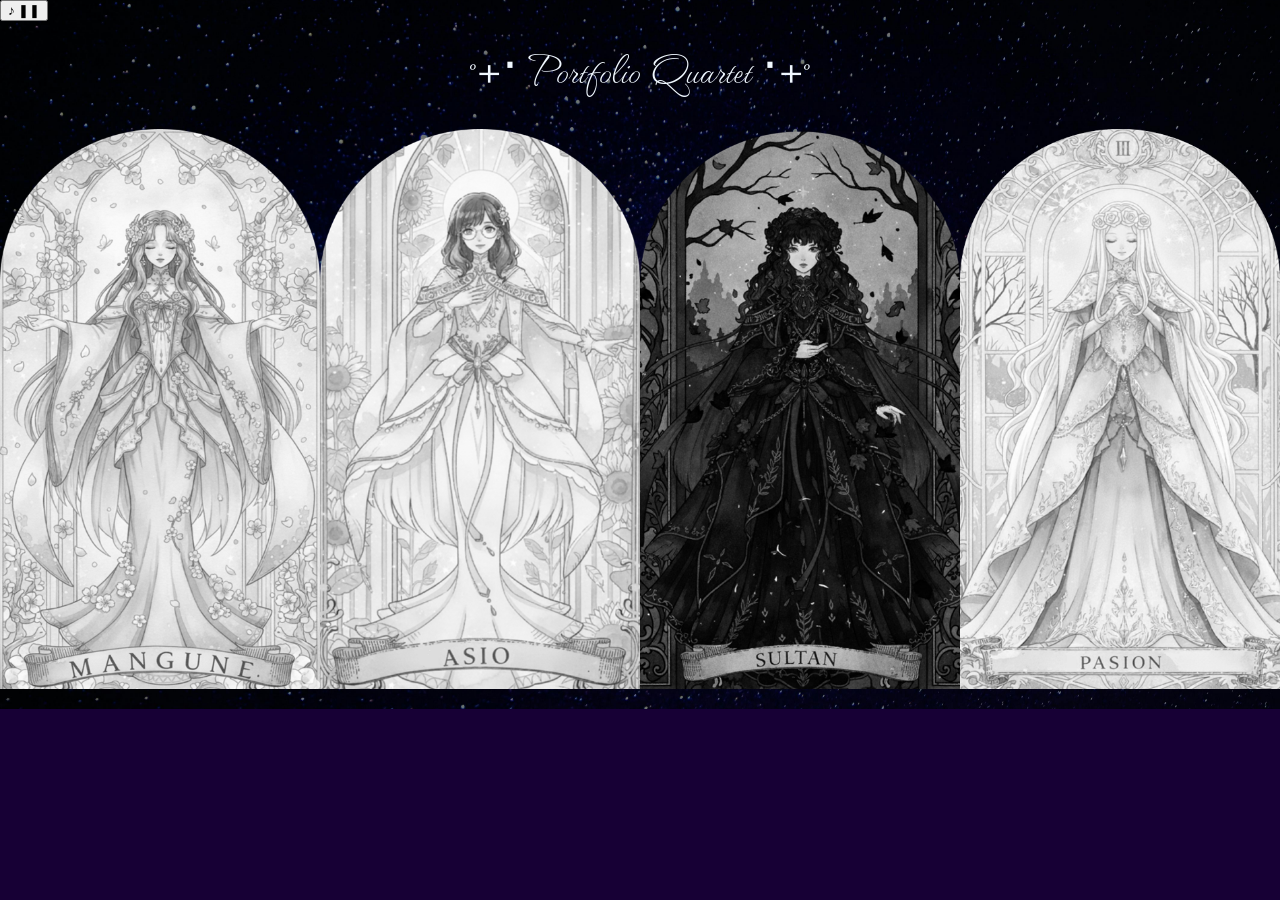
<file: index.html>
<!DOCTYPE html>
<html lang="en">
<head>
    <meta charset="UTF-8">
    <meta name="viewport" content="width=device-width, initial-scale=1.0">
    <title>Seasons of Us</title>
    <link rel="shortcut icon" href="assets/icon.png" type="image/x-icon">
    <link rel="stylesheet" href="css/seasonsofus.css">
</head>

<body>
    <div class="background"> 
        <button id="mute-btn">♪ ❚❚</button>
        <audio id="bg-audio" autoplay loop>
            <source src="assets/Love Nikki-Dress Up Queen  Time Palace - Love Nikki-Dress Up Queen.mp3">
        </audio>

        <h2>˚₊‧ Portfolio Quartet ‧₊˚ </h2>

        <div class="main-container">
            <div class="image-container">
                <a href="">
                    <img src="assets/spring.png" alt="border" class="zoom-fade">
                </a>
            </div>

            <div class="image-container">
                <a href="asio-portfolio/home.html"> <!-- SHAN: ADD HERE THE LINK OF HTML -->
                    <img src="assets/summer.png" alt="border" class="zoom-fade">
                </a>
            </div>

            <div class="image-container">
                <a href="autumn-portfolio/autumn.html"> <!-- NESH: ADD HERE THE LINK OF HTML -->
                    <img src="assets/autumn.png" alt="border" class="zoom-fade">
                </a>
            </div>

            <div class="image-container">
                <a href="pasion-portfolio/winter-home.html">
                    <img src="assets/winter.png" alt="border" class="zoom-fade">
                </a>
            </div>
        </div>
    </div>
    

    <script src="js/main.js"></script>
</body>

</html>
</file>
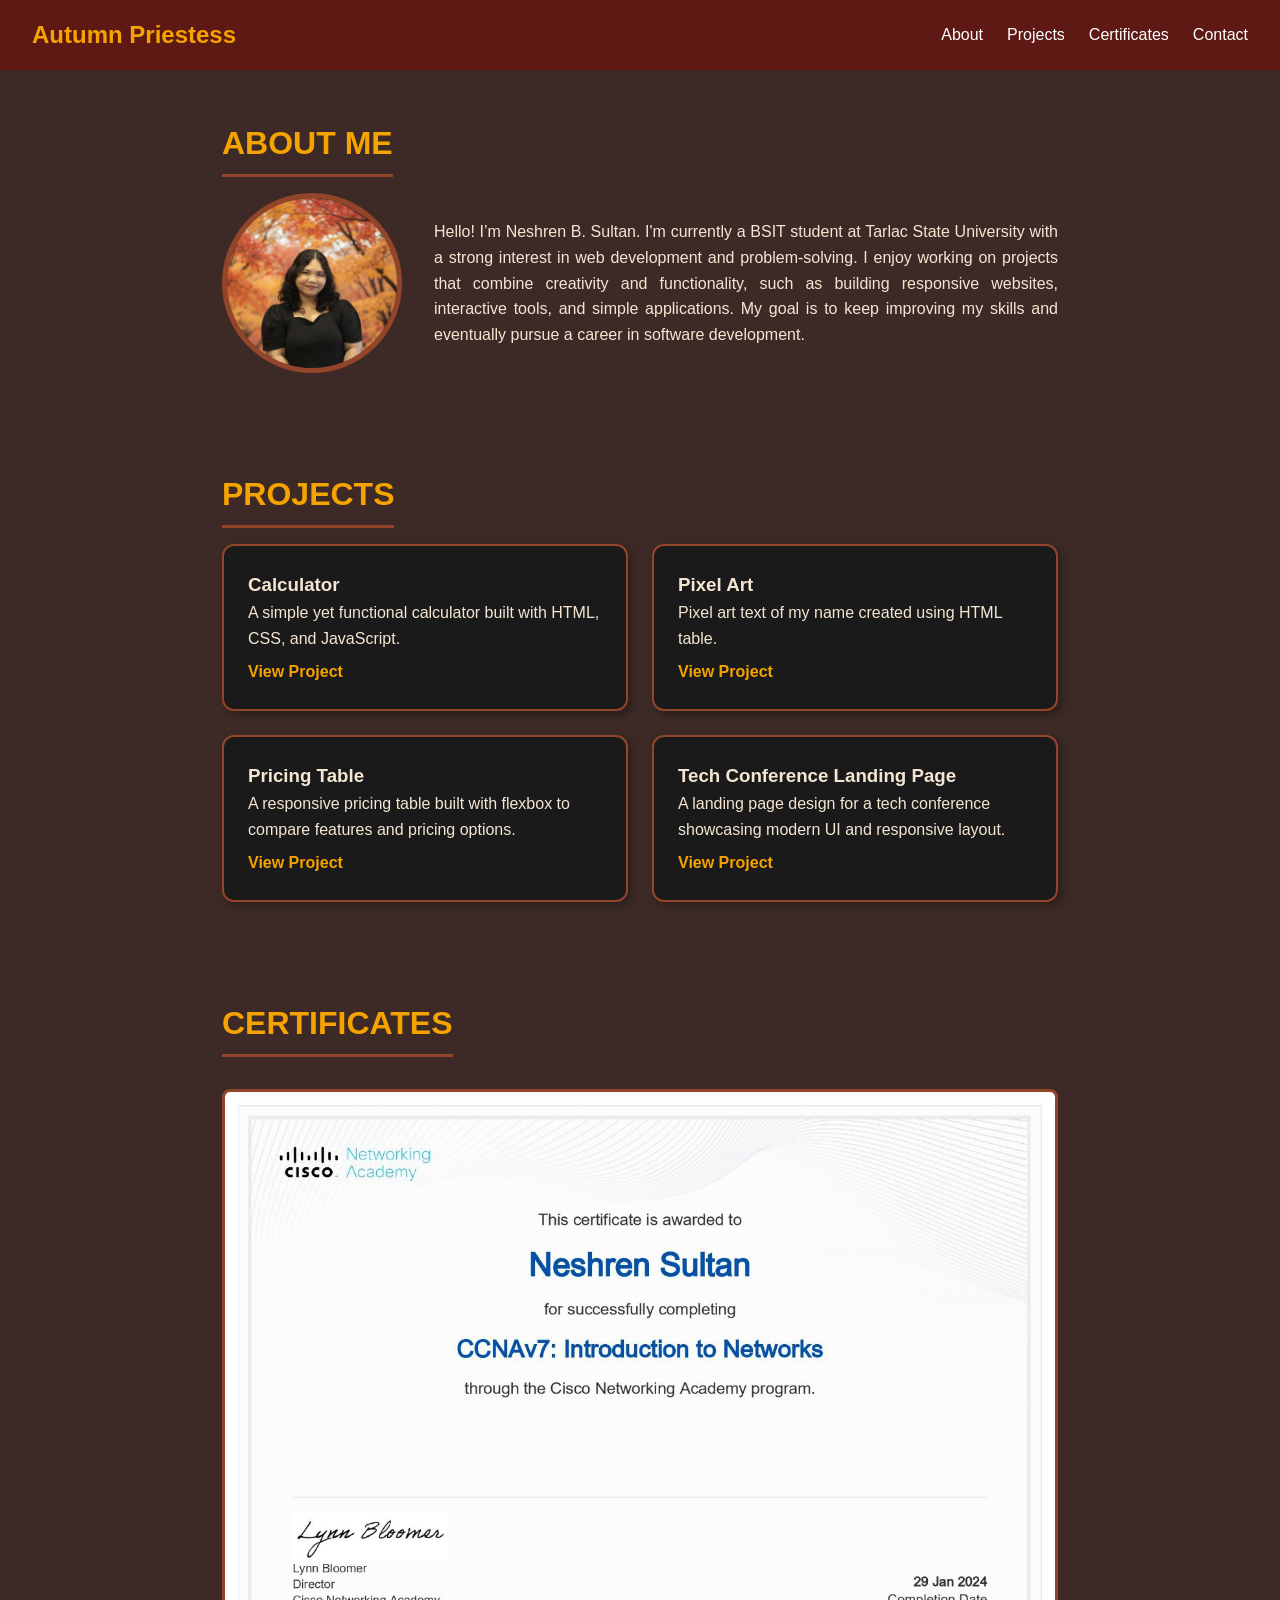
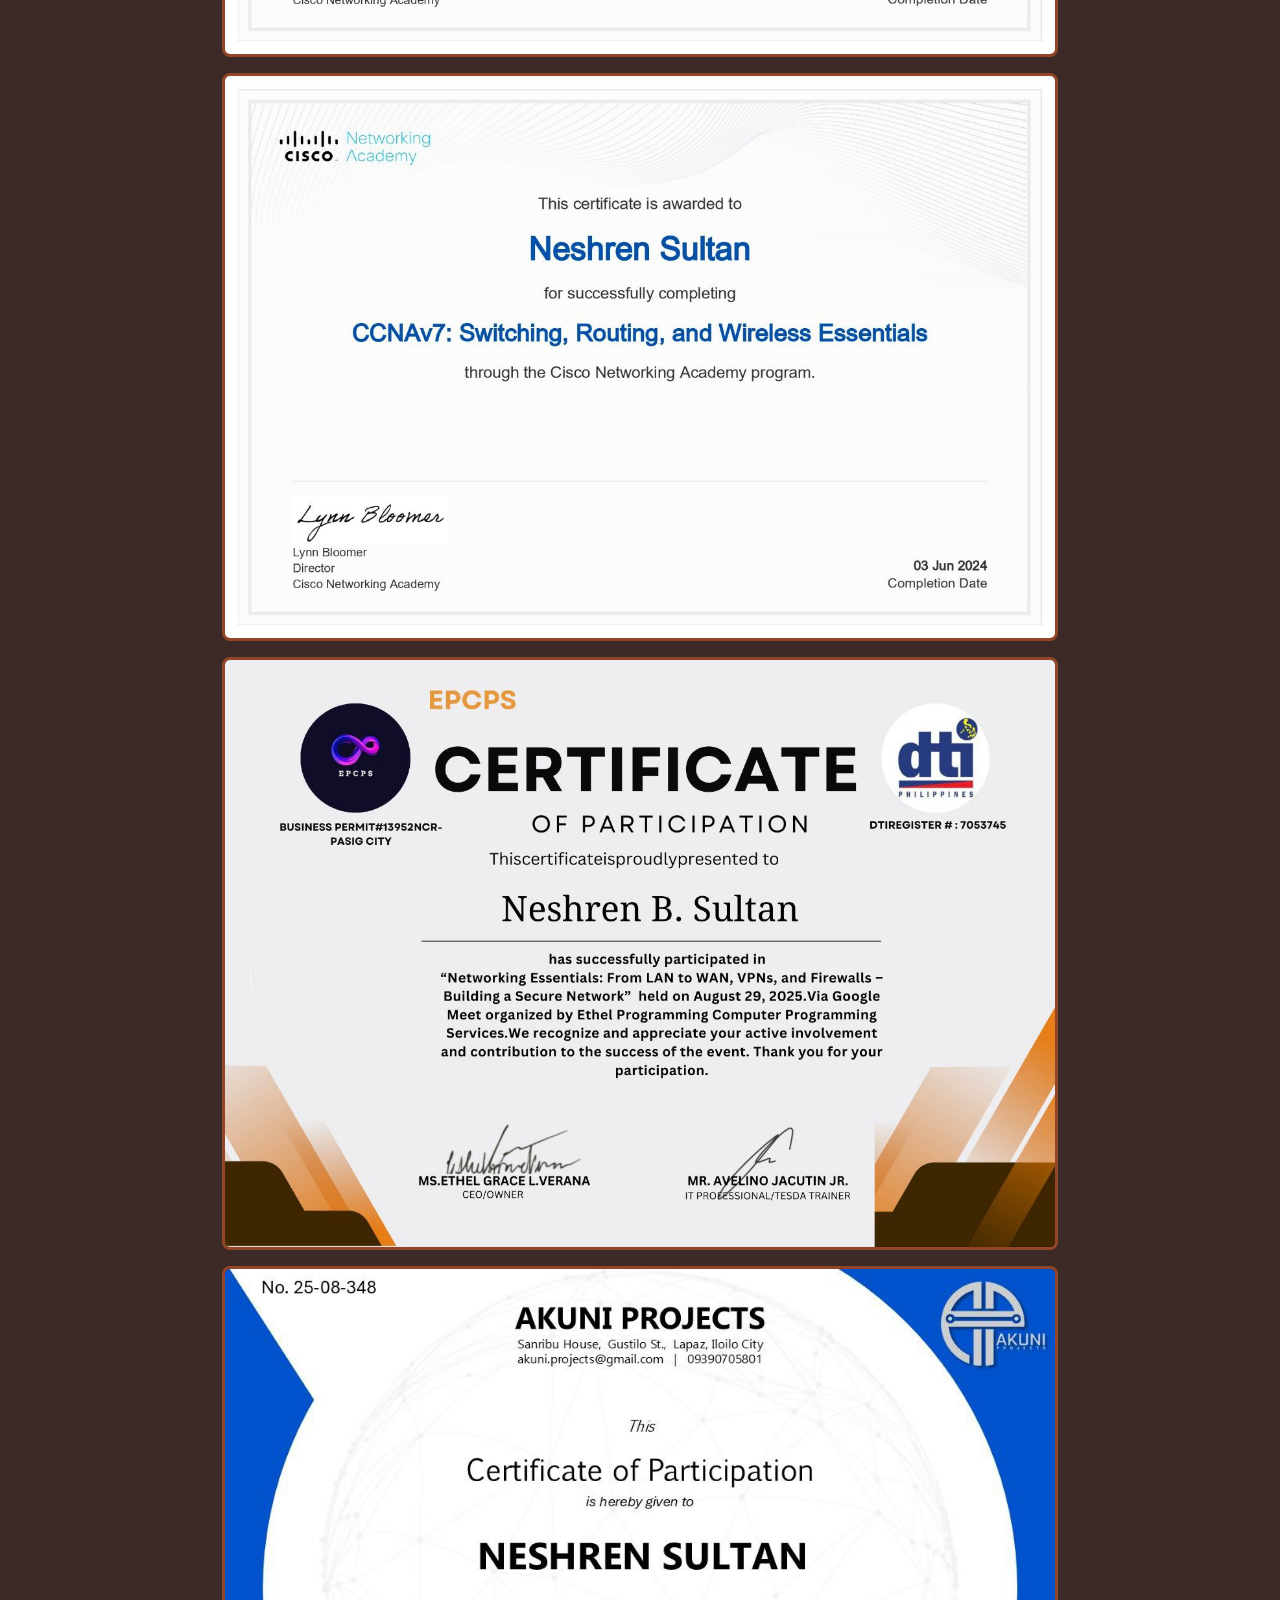
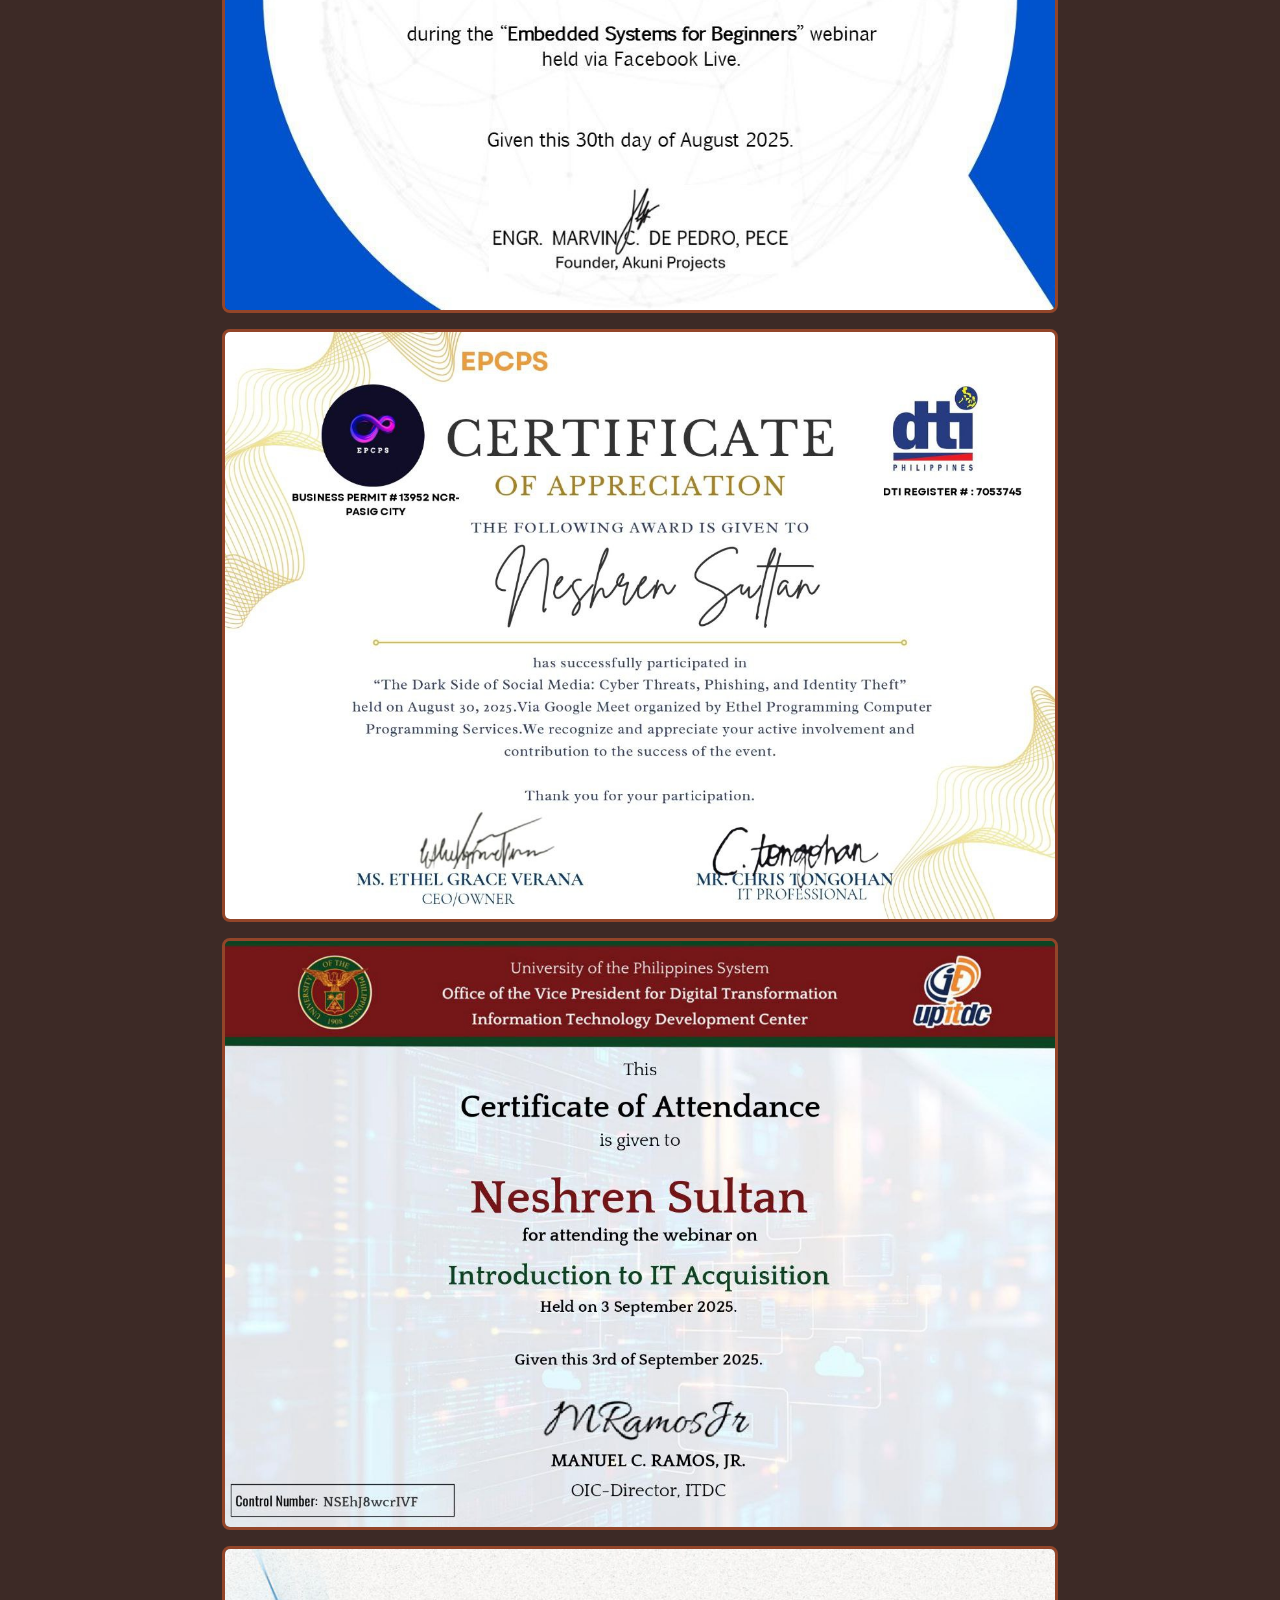
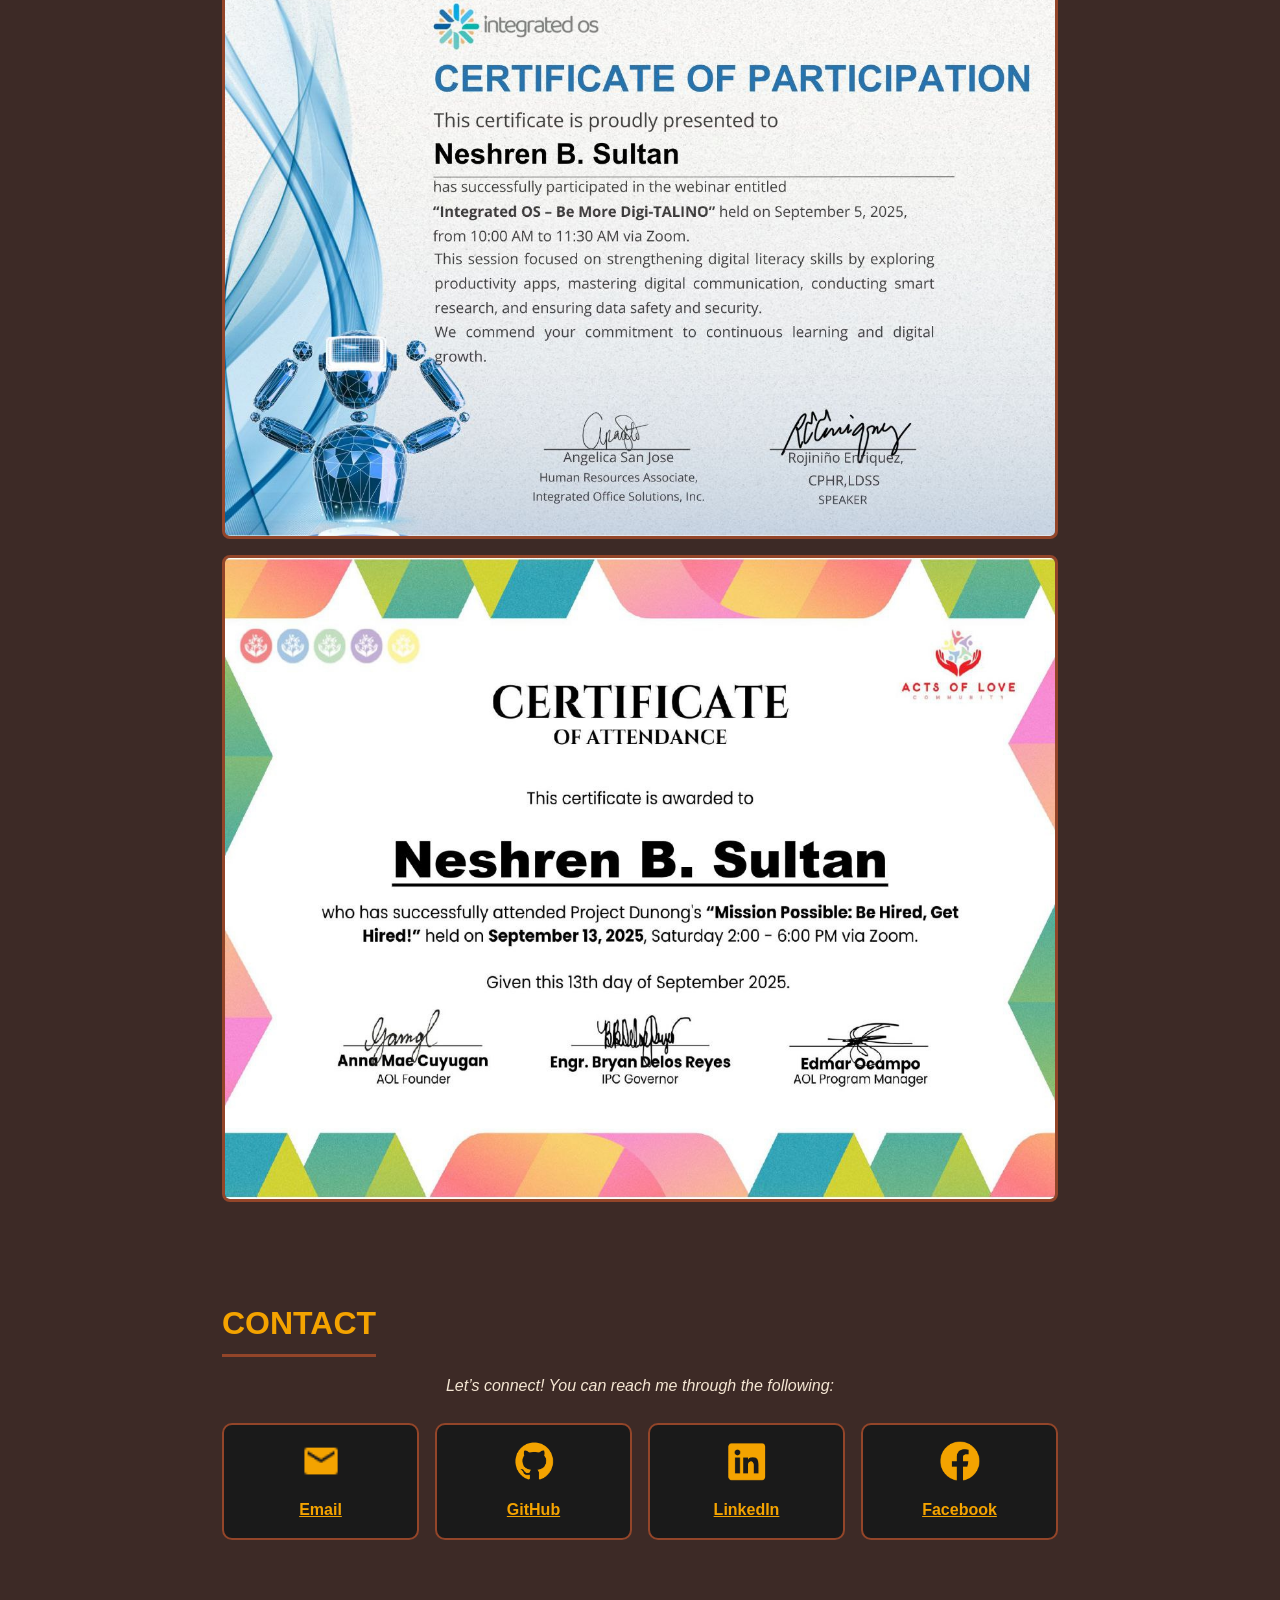
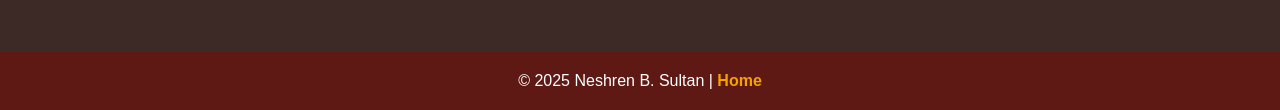
<file: autumn.html>
<!DOCTYPE html>
<html lang="en">
<head>
    <meta charset="UTF-8">
    <meta name="viewport" content="width=device-width, initial-scale=1.0">
    <title>Autumn Priestess Portfolio</title>
    <link rel="stylesheet" href="css/autumn.css">
</head>
<body>
    <!-- ===== Navbar ===== -->
    <header>
        <nav class="navbar">
            <div class="logo">Autumn Priestess</div>
            <ul class="nav-links">
                <li><a href="#about">About</a></li>
                <li><a href="#projects">Projects</a></li>
                <li><a href="#certificates">Certificates</a></li>
                <li><a href="#contact">Contact</a></li>
            </ul>
        </nav>
    </header>
    
    <!-- ===== About ===== -->
    <section id="about">
        <h2>About Me</h2>
        <div class="about-content">
            <img src="assets/autumn/neshren.jpg" alt="Your Photo" class="profile-pic">
            <p class="about-text">
                Hello! I’m Neshren B. Sultan. I'm currently a BSIT student at Tarlac State University with a strong interest in web development and problem-solving. I enjoy working on projects that combine creativity and functionality, such as building responsive websites, interactive tools, and simple applications. My goal is to keep improving my skills and eventually pursue a career in software development.
            </p>
        </div>
    </section>
    
    <!-- ===== Projects ===== -->
    <section id="projects">
        <h2>Projects</h2>
        <div class="projects">
            <div class="project-card">
                <h3>Calculator</h3>
                <p>A simple yet functional calculator built with HTML, CSS, and JavaScript.</p>
                <a href="assets/autumn/projects/calculator/calcu.html" target="_blank">View Project</a>
            </div>
            <div class="project-card">
                <h3>Pixel Art</h3>
                <p>Pixel art text of my name created using HTML table.</p>
                <a href="assets/autumn/projects/pixel-art/pixelArt.html" target="_blank">View Project</a>
            </div>
            <div class="project-card">
                <h3>Pricing Table</h3>
                <p>A responsive pricing table built with flexbox to compare features and pricing options.</p>
                <a href="assets/autumn/projects/pricing-table/pricingtable.html" target="_blank">View Project</a>
            </div>
            <div class="project-card">
                <h3>Tech Conference Landing Page</h3>
                <p>A landing page design for a tech conference showcasing modern UI and responsive layout.</p>
                <a href="assets/autumn/projects/calculator/calcu.html" target="_blank">View Project</a>
            </div>
        </div>
    </section>
    
    <!-- ===== Certificates ===== -->
    <section id="certificates">
        <h2>Certificates</h2>
        <div class="cert-grid">
            <img src="assets/autumn/certificates/CCNAv7_Introduction_to_Networks.jpg" alt="CCNAv7: Introduction to Networks">
        </div>
        <div class="cert-grid">
            <img src="assets/autumn/certificates/CCNAv7_Switching_Routing_and_Wireless_Essentials.jpg" alt="CCNAv7: Switching, Routing, and Wireless Essentials">
        </div>
        <div class="cert-grid">
            <img src="assets/autumn/certificates/Networking_Essentials.jpg" alt="Networking Essentials">
        </div>
        <div class="cert-grid">
            <img src="assets/autumn/certificates/Embedded_Systems_For_Beginners.jpg" alt="Embedded Systems for Beginners">
        </div>
        <div class="cert-grid">
            <img src="assets/autumn/certificates/The_Dark_Side_of_Social_Media.jpg" alt="The Dark Side of Social Media">
        </div>
        <div class="cert-grid">
            <img src="assets/autumn/certificates/Introduction_to_IT_Acquisition.jpg" alt="Introduction to IT Acquisition">
        </div>
        <div class="cert-grid">
            <img src="assets/autumn/certificates/Integrated_OS_Be_More_Digi-Talino.jpg" alt="Be More Digitalino">
        </div>
        <div class="cert-grid">
            <img src="assets/autumn/certificates/Mission_Possible_Be_Hired_Get_Hired.jpg" alt="Mission Possible - Get Hired, Be Hired">
        </div>
    </section>
    
    <!-- ===== Contact ===== -->
    <section id="contact">
        <h2>Contact</h2>
        <p class="contact-intro">Let’s connect! You can reach me through the following:</p>
        
        <div class="contact-cards">
            <div class="contact-card">
                <img src="assets/autumn/mail.png" alt="Email Icon" class="contact-icon">
                <p><a href="mailto:neshrennn@gmail.com">Email</a></p>
            </div>
            <div class="contact-card">
                <img src="assets/autumn/github.png" alt="GitHub Icon" class="contact-icon">
                <p><a href="https://github.com/nshrn" target="_blank">GitHub</a></p>
            </div>
            <div class="contact-card">
                <img src="assets/autumn/linkedin.png" alt="LinkedIn Icon" class="contact-icon">
                <p><a href="https://www.linkedin.com/in/neshren-sultan-6a2a14338/" target="_blank">LinkedIn</a></p>
            </div>
            <div class="contact-card">
                <img src="assets/autumn/facebook.png" alt="Facebook Icon" class="contact-icon">
                <p><a href="https://www.facebook.com/asdfghjklnesh" target="_blank">Facebook</a></p>
            </div>
        </div>
        
    </section>
    
    <!-- ===== Footer ===== -->
     <footer>
        <p>© 2025 Neshren B. Sultan | <a href="index.html">Home</a></p>
    </footer>
    
    <!-- 🍁 Falling Leaves Container -->
    <div id="leaves"></div>
    
    <script src="js/autumn.js"></script>

</body>
</html>
</file>
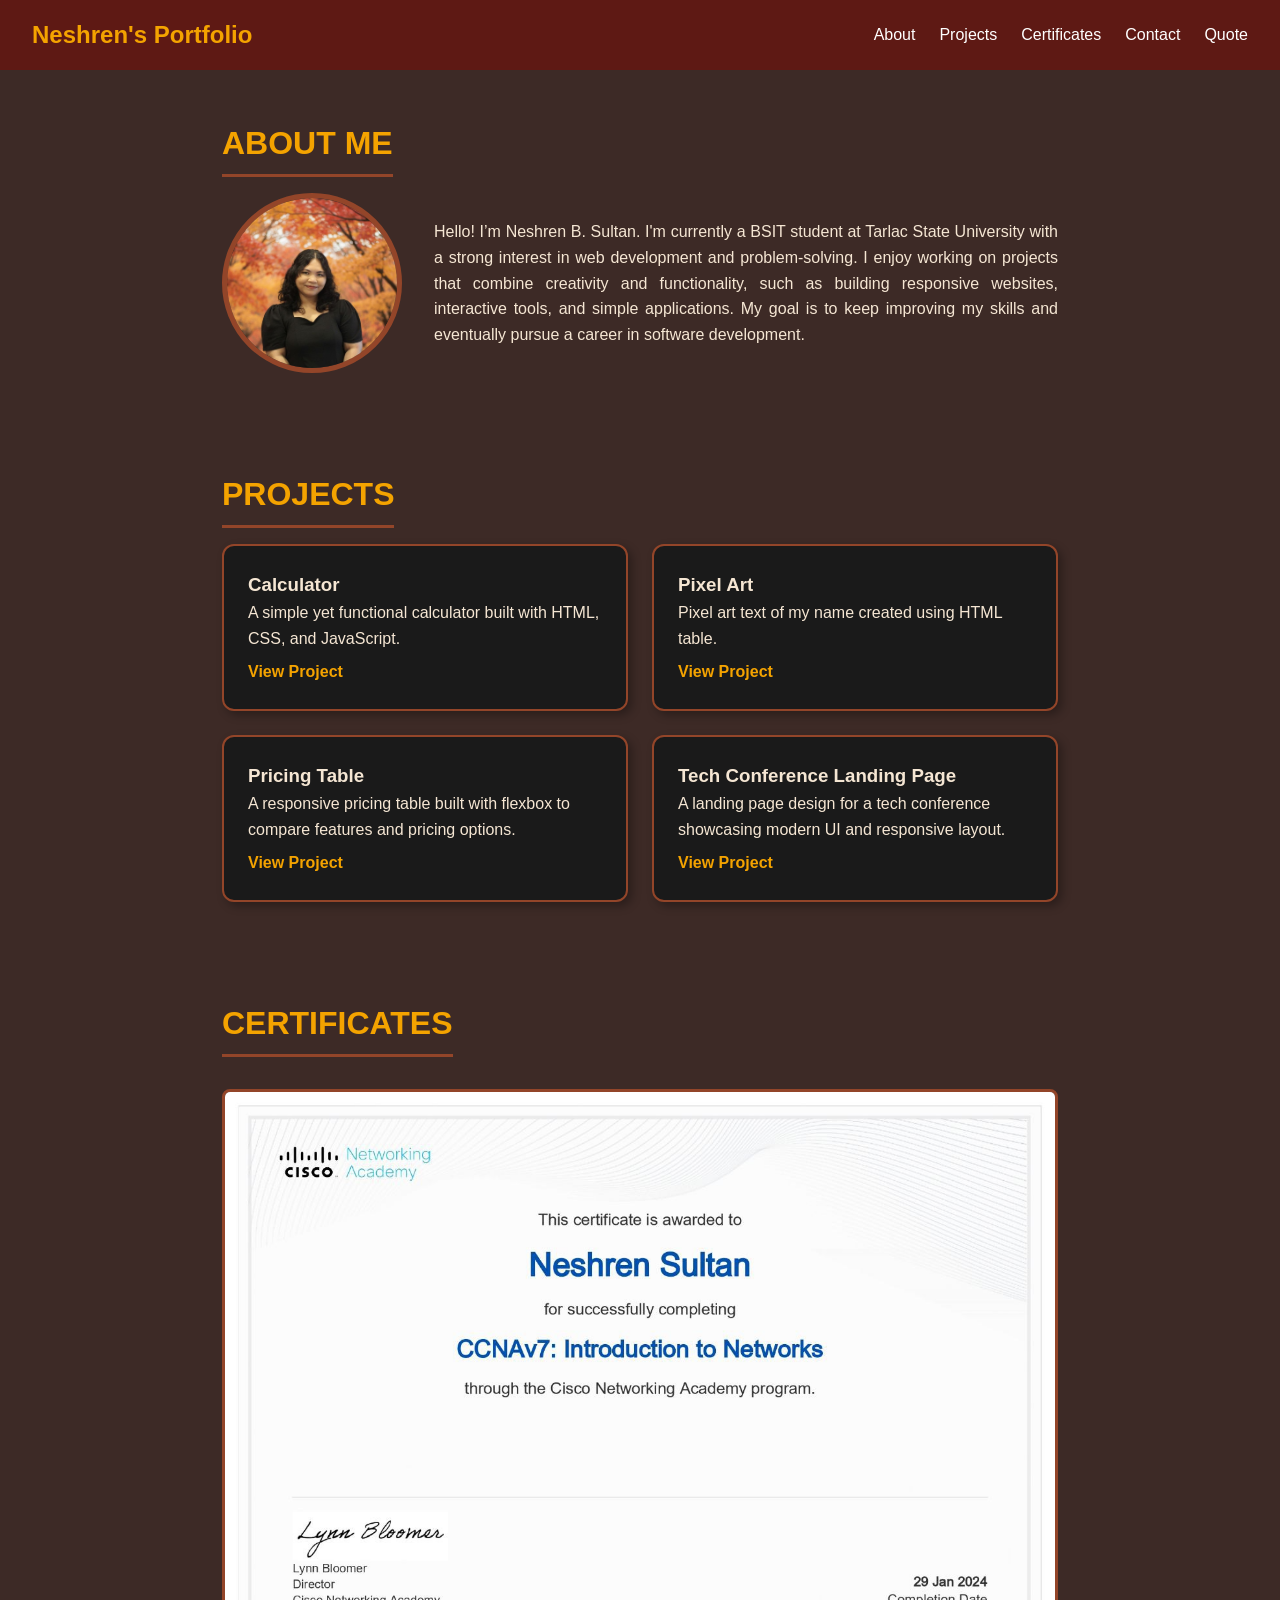
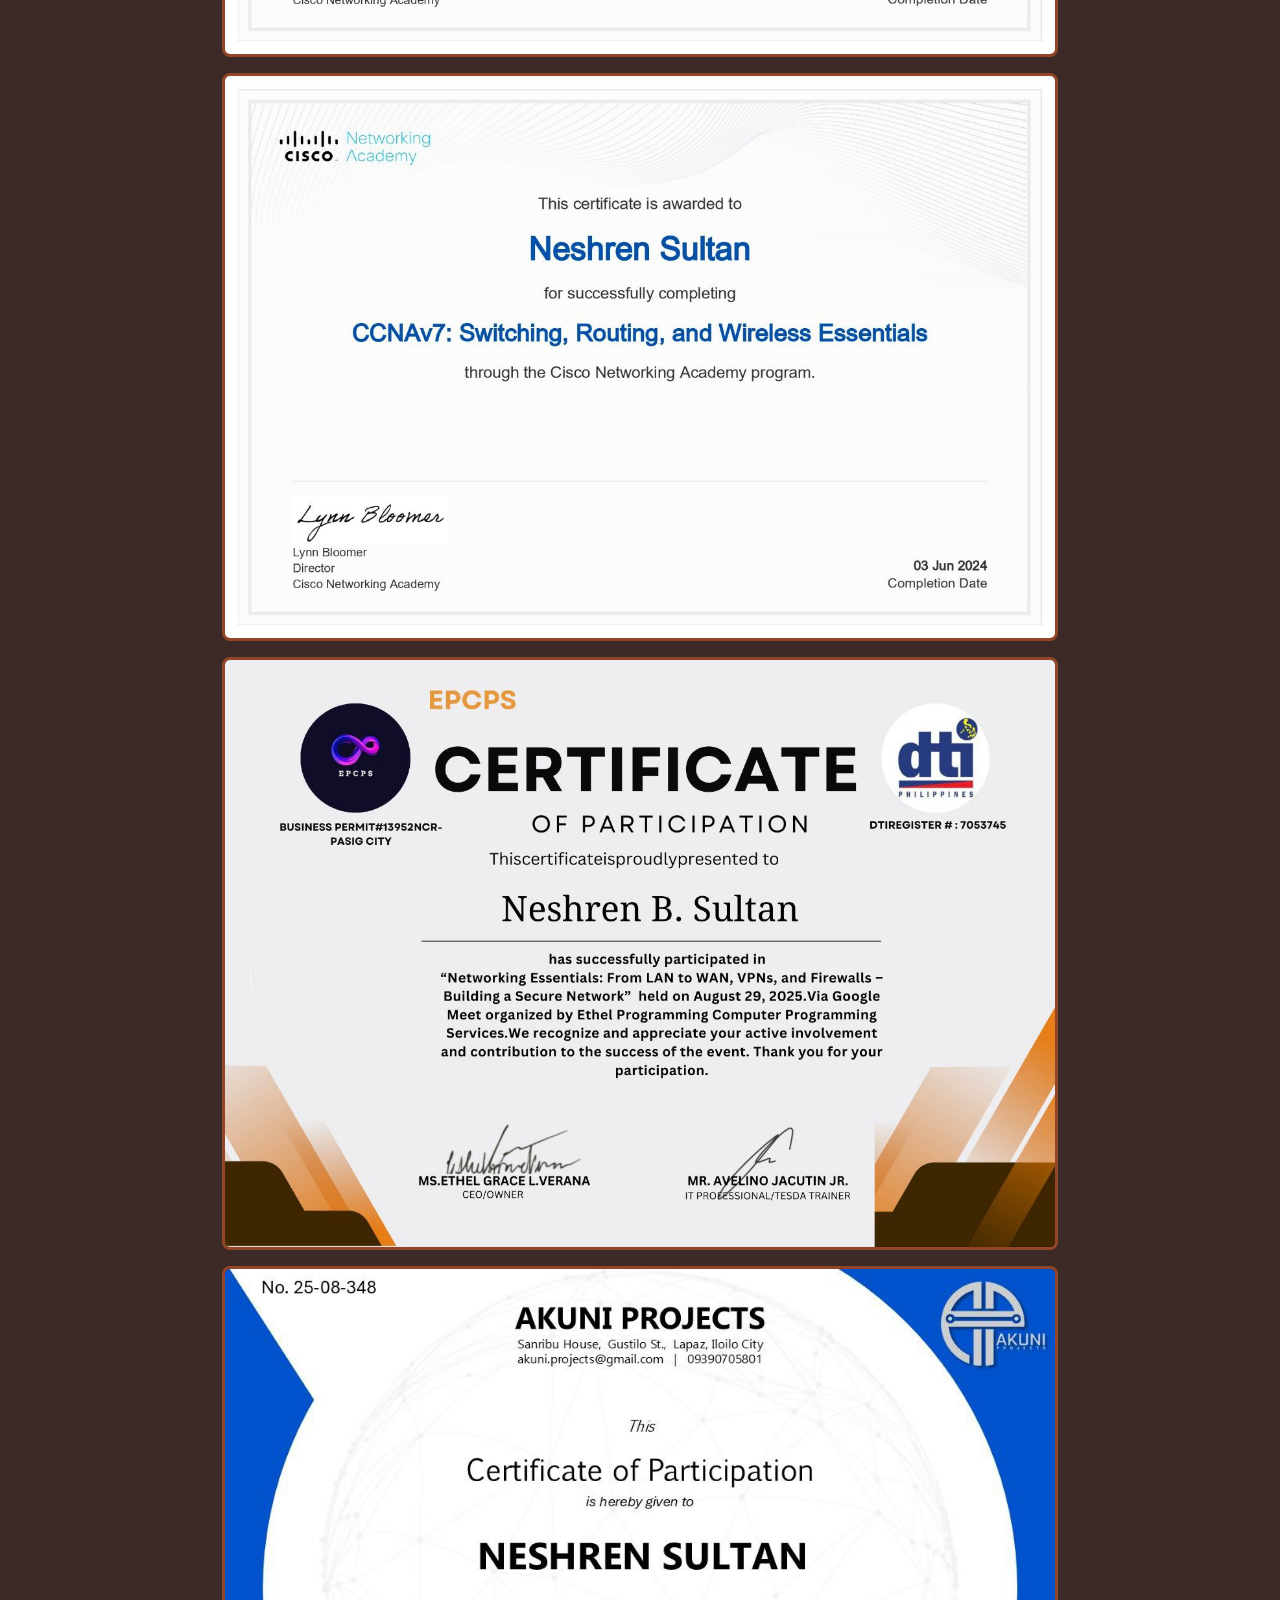
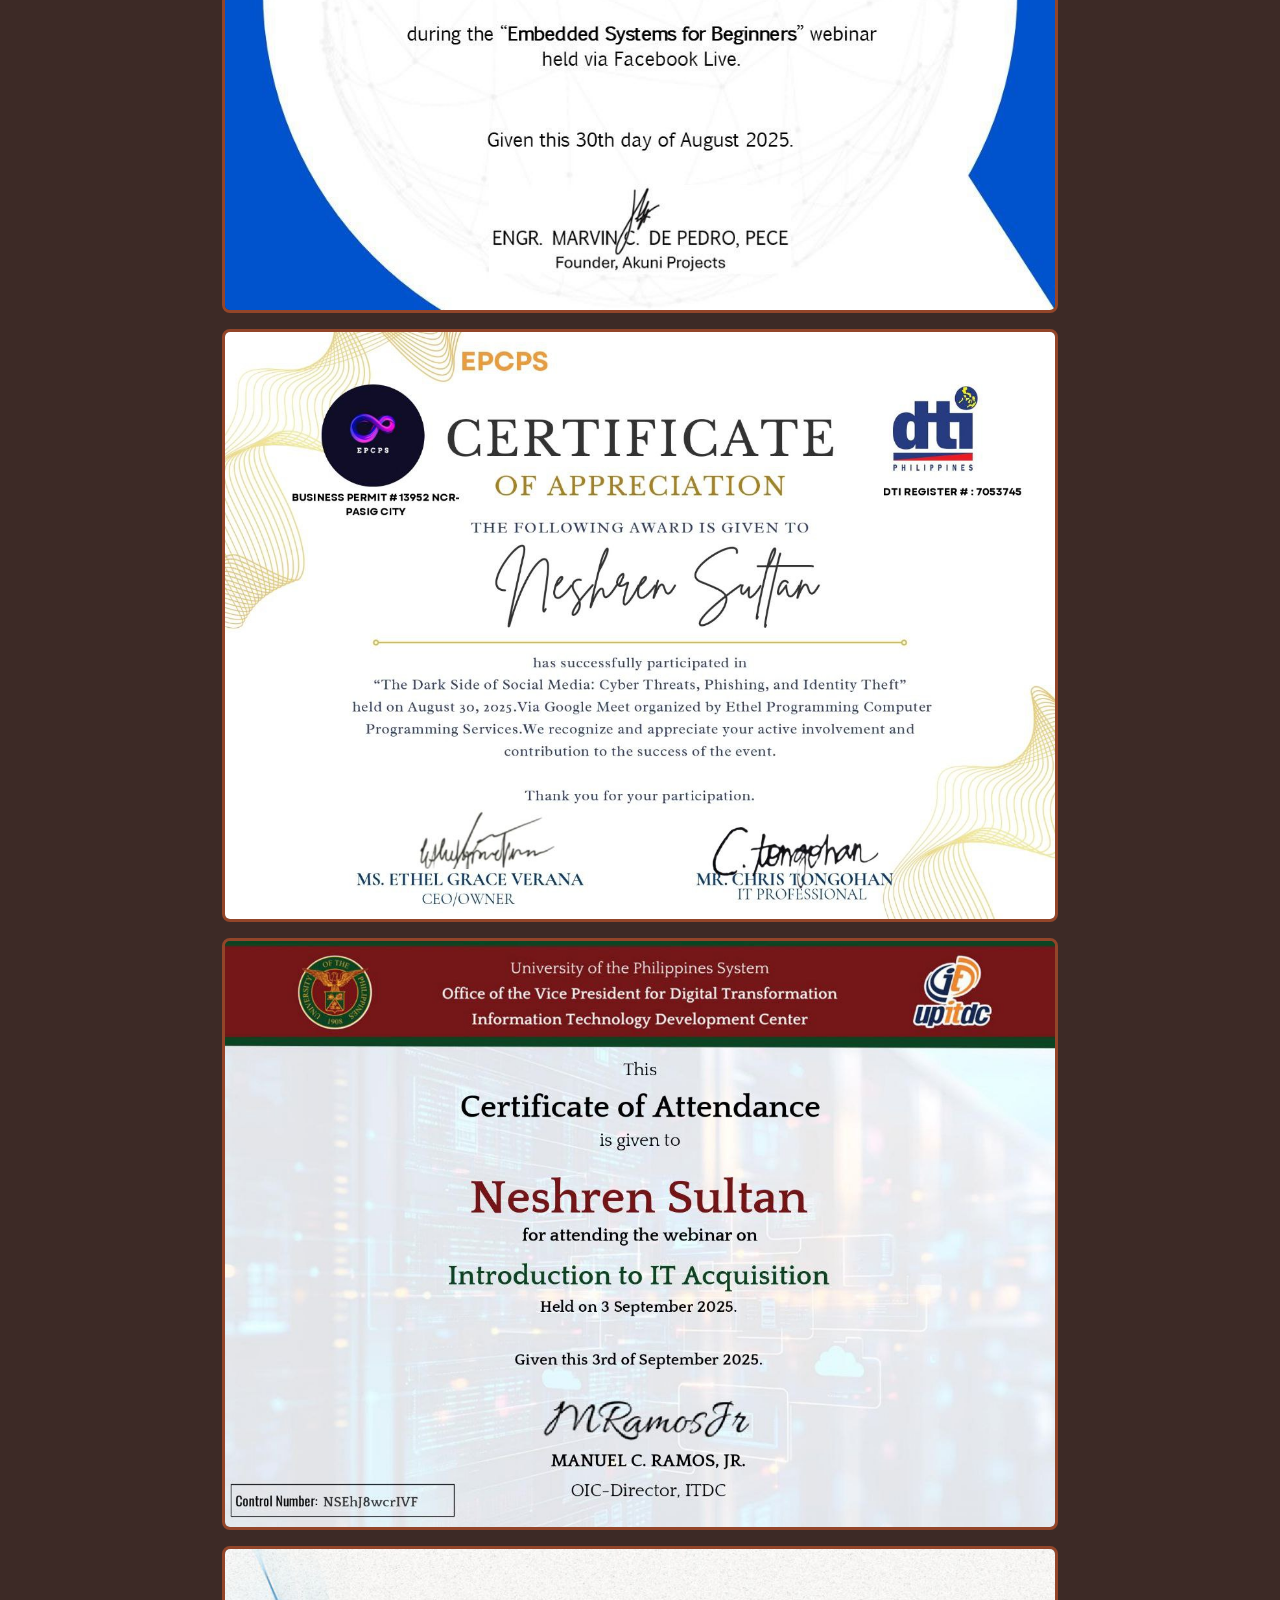
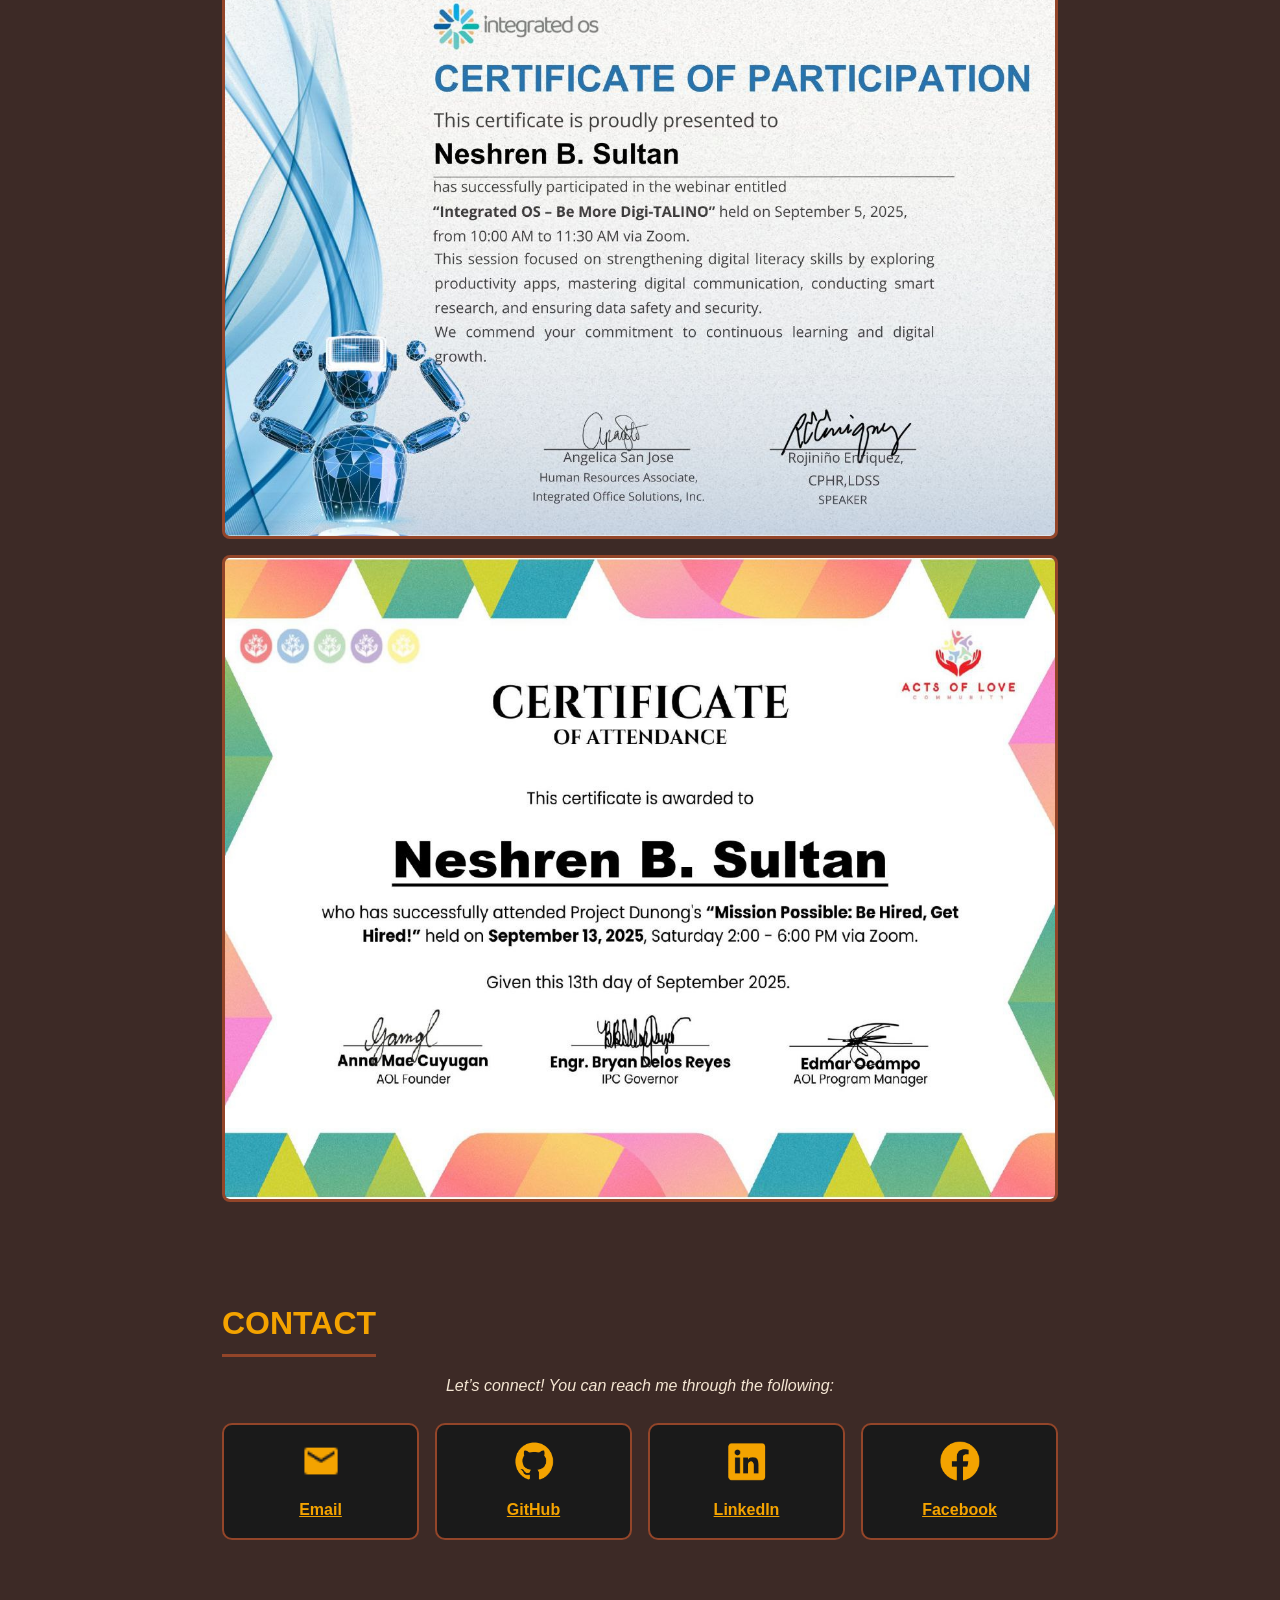
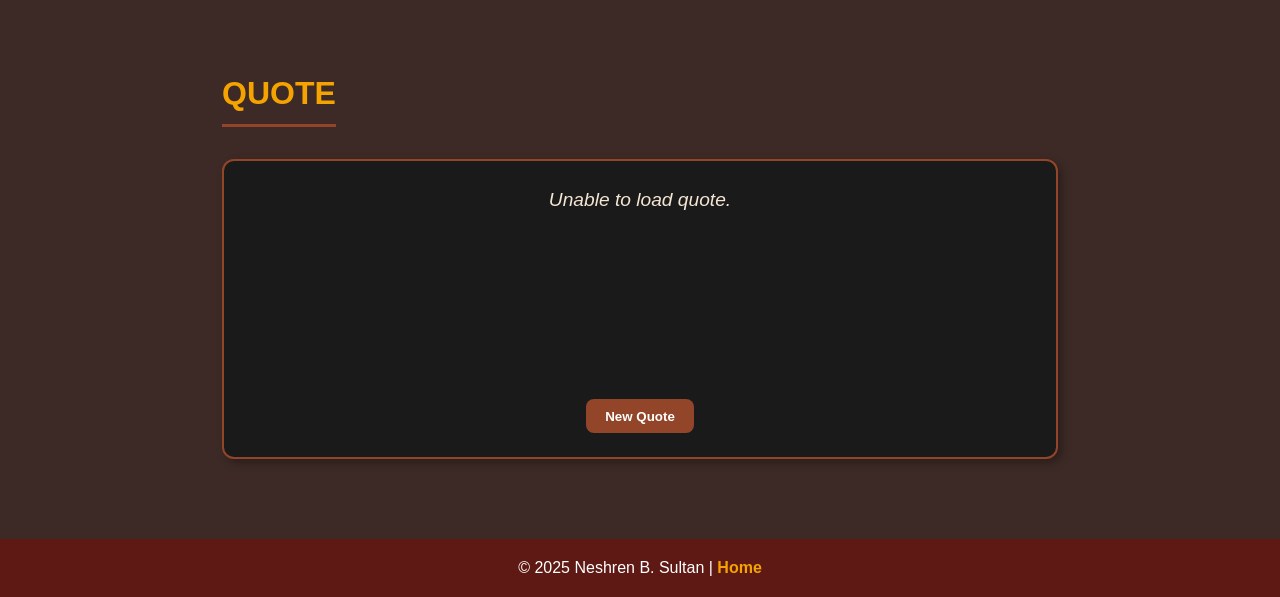
<file: autumn-portfolio/autumn.html>
<!DOCTYPE html>
<html lang="en">
<head>
    <meta charset="UTF-8">
    <meta name="viewport" content="width=device-width, initial-scale=1.0">
    <title>Autumn Priestess</title>
    <link rel="icon" href="assets/autumn-icon.png">
    <link rel="stylesheet" href="autumn.css">
</head>
<body>
    <!-- ===== Navbar ===== -->
    <header>
        <nav class="navbar">
            <div class="logo">Neshren's Portfolio</div>
            <ul class="nav-links">
                <li><a href="#about">About</a></li>
                <li><a href="#projects">Projects</a></li>
                <li><a href="#certificates">Certificates</a></li>
                <li><a href="#contact">Contact</a></li>
                <li><a href="#quote-section">Quote</a></li>
            </ul>
        </nav>
    </header>

    <!-- ===== About ===== -->
    <section id="about">
        <h2>About Me</h2>
        <div class="about-content">
            <img src="assets/neshren.jpg" alt="Your Photo" class="profile-pic">
            <p class="about-text">
                Hello! I’m Neshren B. Sultan. I'm currently a BSIT student at Tarlac State University with a strong interest in web development and problem-solving. I enjoy working on projects that combine creativity and functionality, such as building responsive websites, interactive tools, and simple applications. My goal is to keep improving my skills and eventually pursue a career in software development.
            </p>
        </div>
    </section>

    <!-- ===== Projects ===== -->
    <section id="projects">
        <h2>Projects</h2>
        <div class="projects">
            <div class="project-card">
                <h3>Calculator</h3>
                <p>A simple yet functional calculator built with HTML, CSS, and JavaScript.</p>
                <a href="assets/projects/calculator/calcu.html" target="_blank">View Project</a>
            </div>
            <div class="project-card">
                <h3>Pixel Art</h3>
                <p>Pixel art text of my name created using HTML table.</p>
                <a href="assets/projects/pixel-art/pixelArt.html" target="_blank">View Project</a>
            </div>
            <div class="project-card">
                <h3>Pricing Table</h3>
                <p>A responsive pricing table built with flexbox to compare features and pricing options.</p>
                <a href="assets/projects/pricing-table/pricingtable.html" target="_blank">View Project</a>
            </div>
            <div class="project-card">
                <h3>Tech Conference Landing Page</h3>
                <p>A landing page design for a tech conference showcasing modern UI and responsive layout.</p>
                <a href="https://techsagesymposium.vercel.app" target="_blank">View Project</a>
            </div>
        </div>
    </section>

    <!-- ===== Certificates ===== -->
    <section id="certificates">
        <h2>Certificates</h2>
        <div class="cert-grid">
            <img src="assets/certificates/CCNAv7_Introduction_to_Networks.jpg" alt="CCNAv7: Introduction to Networks">
        </div>
        <div class="cert-grid">
            <img src="assets/certificates/CCNAv7_Switching_Routing_and_Wireless_Essentials.jpg" alt="CCNAv7: Switching, Routing, and Wireless Essentials">
        </div>
        <div class="cert-grid">
            <img src="assets/certificates/Networking_Essentials.jpg" alt="Networking Essentials">
        </div>
        <div class="cert-grid">
            <img src="assets/certificates/Embedded_Systems_For_Beginners.jpg" alt="Embedded Systems for Beginners">
        </div>
        <div class="cert-grid">
            <img src="assets/certificates/The_Dark_Side_of_Social_Media.jpg" alt="The Dark Side of Social Media">
        </div>
        <div class="cert-grid">
            <img src="assets/certificates/Introduction_to_IT_Acquisition.jpg" alt="Introduction to IT Acquisition">
        </div>
        <div class="cert-grid">
            <img src="assets/certificates/Integrated_OS_Be_More_Digi-Talino.jpg" alt="Be More Digitalino">
        </div>
        <div class="cert-grid">
            <img src="assets/certificates/Mission_Possible_Be_Hired_Get_Hired.jpg" alt="Mission Possible - Get Hired, Be Hired">
        </div>
    </section>

    <!-- ===== Contact ===== -->
    <section id="contact">
        <h2>Contact</h2>
        <p class="contact-intro">Let’s connect! You can reach me through the following:</p>
        
        <div class="contact-cards">
            <div class="contact-card">
                <img src="assets/mail.png" alt="Email Icon" class="contact-icon">
                <p><a href="mailto:neshrennn@gmail.com">Email</a></p>
            </div>
            <div class="contact-card">
                <img src="assets/github.png" alt="GitHub Icon" class="contact-icon">
                <p><a href="https://github.com/nshrn" target="_blank">GitHub</a></p>
            </div>
            <div class="contact-card">
                <img src="assets/linkedin.png" alt="LinkedIn Icon" class="contact-icon">
                <p><a href="https://www.linkedin.com/in/neshren-sultan-6a2a14338/" target="_blank">LinkedIn</a></p>
            </div>
            <div class="contact-card">
                <img src="assets/facebook.png" alt="Facebook Icon" class="contact-icon">
                <p><a href="https://www.facebook.com/asdfghjklnesh" target="_blank">Facebook</a></p>
            </div>
        </div>
    </section>

    <!-- ===== QUOTE SECTION ===== -->
    <section id="quote-section">
        <h2>Quote</h2>
        <div class="quote-box">
            <p id="quote-text">Loading quote...</p>
            <p id="quote-source"></p>
            <button id="new-quote-btn">New Quote</button>
        </div>
    </section>

    <!-- ===== Footer ===== -->
    <footer>
        <p>© 2025 Neshren B. Sultan | <a href="../index.html">Home</a></p>
    </footer>

    <!-- 🍁 Falling Leaves Container -->
    <div id="leaves"></div>
    
    <script src="autumn.js"></script>
</body>
</html>
</file>
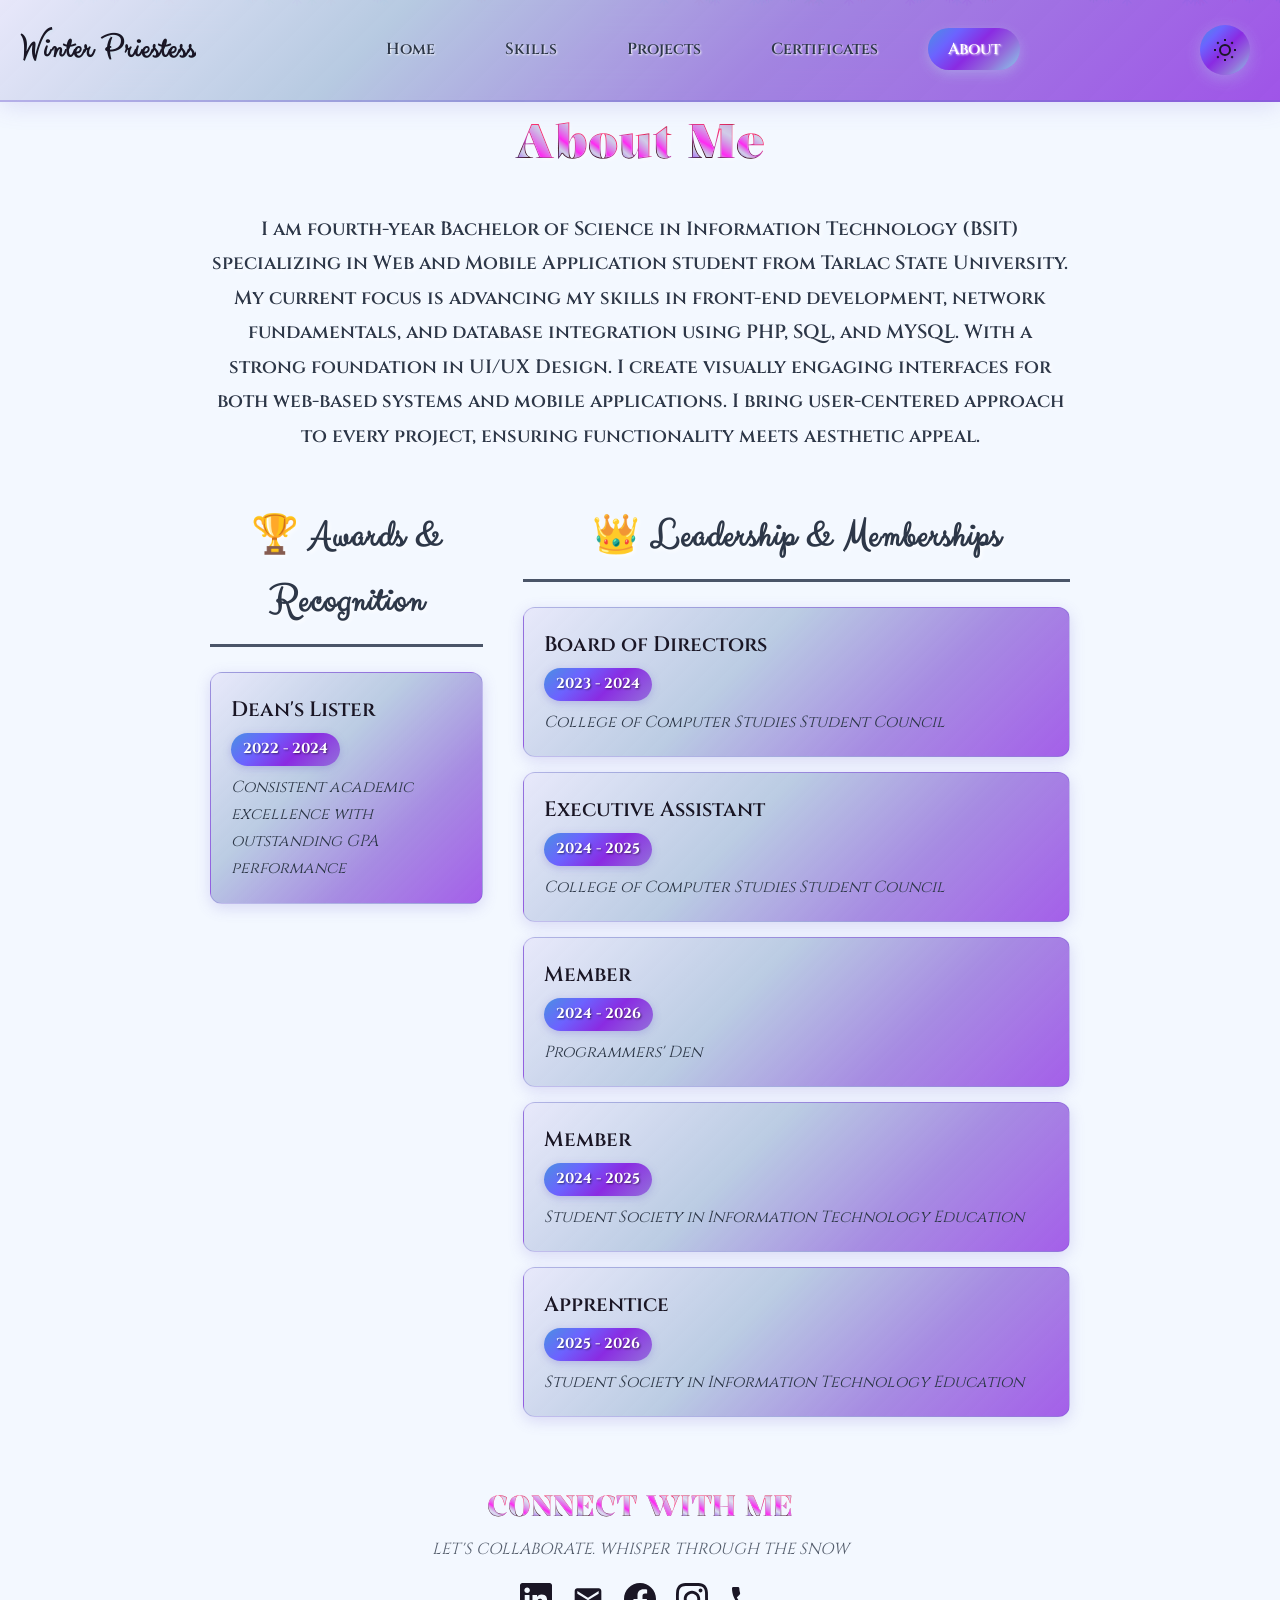
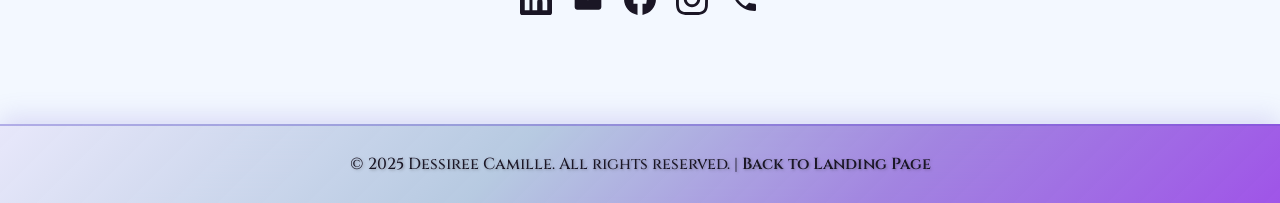
<file: pasion-portfolio/winter-about.html>
<!DOCTYPE html>
<html lang="en">
<head>
    <meta charset="UTF-8">
    <meta name="viewport" content="width=device-width, initial-scale=1.0">
    <title>Winter Priestess - About</title>

    <!-- <link rel="stylesheet" href="styles.css"> -->
        <link rel="stylesheet" href="winter.css">

</head>
<body class="winter-theme">
    <nav class="navbar">
        <div class="nav-brand">Winter Priestess</div>
        <ul class="nav-menu">
            <li><a href="winter-home.html" class="nav-link">Home</a></li>
            <li><a href="winter-skills.html" class="nav-link">Skills</a></li>
            <li><a href="winter-projects.html" class="nav-link">Projects</a></li>
            <li><a href="winter-certificates.html" class="nav-link">Certificates</a></li>
            <li><a href="winter-about.html" class="nav-link active">About</a></li>
        </ul>
        <button class="theme-toggle" id="themeToggle" aria-label="Toggle dark mode">
            <svg class="sun-icon" viewBox="0 0 24 24" fill="none" stroke="currentColor" stroke-width="2">
                <circle cx="12" cy="12" r="5"/>
                <path d="M12 1v2m0 18v2M4.22 4.22l1.42 1.42m12.72 12.72l1.42 1.42M1 12h2m18 0h2M4.22 19.78l1.42-1.42M18.36 5.64l1.42-1.42"/>
            </svg>
            <svg class="moon-icon" viewBox="0 0 24 24" fill="none" stroke="currentColor" stroke-width="2">
                <path d="M21 12.79A9 9 0 1 1 11.21 3 7 7 0 0 0 21 12.79z"/>
            </svg>
        </button>
    </nav>

    <main class="about-content">
        <h1>About Me</h1>
        <div class="about-text">
            <p>
                I am fourth-year Bachelor of Science in Information Technology (BSIT) specializing in Web
                and Mobile Application student from Tarlac State University. My current focus is
                advancing my skills in front-end development, network fundamentals, and database
                integration using PHP, SQL, and MYSQL. With a strong foundation in UI/UX Design. I
                create visually engaging interfaces for both web-based systems and mobile applications. I
                bring user-centered approach to every project, ensuring functionality meets aesthetic
                appeal.
            </p>
        </div>
        
        <div class="achievements-section">
            <div class="achievement-category">
                <h2>🏆 Awards & Recognition</h2>
                <div class="achievement-item">
                    <h3>Dean's Lister</h3>
                    <span class="achievement-period">2022 - 2024</span>
                    <p>Consistent academic excellence with outstanding GPA performance</p>
                </div>
            </div>
            
            <div class="achievement-category">
                <h2>👑 Leadership & Memberships</h2>
                <div class="achievement-item">
                    <h3>Board of Directors</h3>
                    <span class="achievement-period">2023 - 2024</span>
                    <p>College of Computer Studies Student Council</p>
                </div>
                <div class="achievement-item">
                    <h3>Executive Assistant</h3>
                    <span class="achievement-period">2024 - 2025</span>
                    <p>College of Computer Studies Student Council</p>
                </div>
                <div class="achievement-item">
                    <h3>Member</h3>
                    <span class="achievement-period">2024 - 2026</span>
                    <p>Programmers' Den</p>
                </div>
                <div class="achievement-item">
                    <h3>Member</h3>
                    <span class="achievement-period">2024 - 2025</span>
                    <p>Student Society in Information Technology Education</p>
                </div>
                <div class="achievement-item">
                    <h3>Apprentice</h3>
                    <span class="achievement-period">2025 - 2026</span>
                    <p>Student Society in Information Technology Education</p>
                </div>
            </div>
        </div>
        
        <div class="connect-heading">
            <h3>CONNECT WITH ME</h3>
            <p>LET'S COLLABORATE. WHISPER THROUGH THE SNOW</p>
        </div>
        
        <div class="social-icons">
            <a href="https://www.linkedin.com/in/dessiree-camille-pasion-305047296/" target="_blank" aria-label="LinkedIn" class="social-icon">
                <svg viewBox="0 0 24 24" fill="currentColor" width="32" height="32">
                    <path d="M20.447 20.452h-3.554v-5.569c0-1.328-.027-3.037-1.852-3.037-1.853 0-2.136 1.445-2.136 2.939v5.667H9.351V9h3.414v1.561h.046c.477-.9 1.637-1.85 3.37-1.85 3.601 0 4.267 2.37 4.267 5.455v6.286zM5.337 7.433c-1.144 0-2.063-.926-2.063-2.065 0-1.138.92-2.063 2.063-2.063 1.14 0 2.064.925 2.064 2.063 0 1.139-.925 2.065-2.064 2.065zm1.782 13.019H3.555V9h3.564v11.452zM22.225 0H1.771C.792 0 0 .774 0 1.729v20.542C0 23.227.792 24 1.771 24h20.451C23.2 24 24 23.227 24 22.271V1.729C24 .774 23.2 0 22.222 0h.003z"/>
                </svg>
            </a>
            <a href="mailto:dessireecamillepasion65@gmail.com" target="_blank" aria-label="Email" class="social-icon">
                <svg viewBox="0 0 24 24" fill="currentColor" width="32" height="32">
                    <path d="M20 4H4c-1.1 0-1.99.9-1.99 2L2 18c0 1.1.9 2 2 2h16c1.1 0 2-.9 2-2V6c0-1.1-.9-2-2-2zm0 4l-8 5-8-5V6l8 5 8-5v2z"/>
                </svg>
            </a>
            <a href="https://www.facebook.com/takealltheLov3" target="_blank" aria-label="Facebook" class="social-icon">
                <svg viewBox="0 0 24 24" fill="currentColor" width="32" height="32">
                    <path d="M24 12.073c0-6.627-5.373-12-12-12s-12 5.373-12 12c0 5.99 4.388 10.954 10.125 11.854v-8.385H7.078v-3.47h3.047V9.43c0-3.007 1.792-4.669 4.533-4.669 1.312 0 2.686.235 2.686.235v2.953H15.83c-1.491 0-1.956.925-1.956 1.874v2.25h3.328l-.532 3.47h-2.796v8.385C19.612 23.027 24 18.062 24 12.073z"/>
                </svg>
            </a>
            <a href="https://www.instagram.com/camjaee/" target="_blank" aria-label="Instagram" class="social-icon">
                <svg viewBox="0 0 24 24" fill="currentColor" width="32" height="32">
                    <path d="M12 2.163c3.204 0 3.584.012 4.85.07 3.252.148 4.771 1.691 4.919 4.919.058 1.265.069 1.645.069 4.849 0 3.205-.012 3.584-.069 4.849-.149 3.225-1.664 4.771-4.919 4.919-1.266.058-1.644.07-4.85.07-3.204 0-3.584-.012-4.849-.07-3.26-.149-4.771-1.699-4.919-4.92-.058-1.265-.07-1.644-.07-4.849 0-3.204.013-3.583.07-4.849.149-3.227 1.664-4.771 4.919-4.919 1.266-.057 1.645-.069 4.849-.069zm0-2.163c-3.259 0-3.667.014-4.947.072-4.358.2-6.78 2.618-6.98 6.98-.059 1.281-.073 1.689-.073 4.948 0 3.259.014 3.668.072 4.948.2 4.358 2.618 6.78 6.98 6.98 1.281.058 1.689.072 4.948.072 3.259 0 3.668-.014 4.948-.072 4.354-.2 6.782-2.618 6.979-6.98.059-1.28.073-1.689.073-4.948 0-3.259-.014-3.667-.072-4.947-.196-4.354-2.617-6.78-6.979-6.98-1.281-.059-1.69-.073-4.949-.073zm0 5.838c-3.403 0-6.162 2.759-6.162 6.162s2.759 6.163 6.162 6.163 6.162-2.759 6.162-6.163c0-3.403-2.759-6.162-6.162-6.162zm0 10.162c-2.209 0-4-1.79-4-4 0-2.209 1.791-4 4-4s4 1.791 4 4c0 2.21-1.791 4-4 4zm6.406-11.845c-.796 0-1.441.645-1.441 1.441s.645 1.441 1.441 1.441 1.441-.645 1.441-1.441-.645-1.441-1.441-1.441z"/>
                </svg>
            </a>
            <a href="tel:+639167354925" target="_blank" aria-label="Contact Phone" class="social-icon">
                <svg viewBox="0 0 24 24" fill="currentColor" width="32" height="32">
                    <path d="M6.62 10.79c1.44 2.83 3.76 5.14 6.59 6.59l2.2-2.2c.27-.27.67-.36 1.02-.24 1.12.37 2.33.57 3.57.57.55 0 1 .45 1 1V20c0 .55-.45 1-1 1-9.39 0-17-7.61-17-17 0-.55.45-1 1-1h3.5c.55 0 1 .45 1 1 0 1.25.2 2.45.57 3.57.11.35.03.74-.25 1.02l-2.2 2.2z"/>
                </svg>
            </a>
        </div>
    </main>

    <footer class="footer">
        <p>&copy; 2025 Dessiree Camille. All rights reserved. | <a href="../index.html">Back to Landing Page</a></p>
    </footer>

    <script src="winter.js"></script>
</body>
</html>
</file>
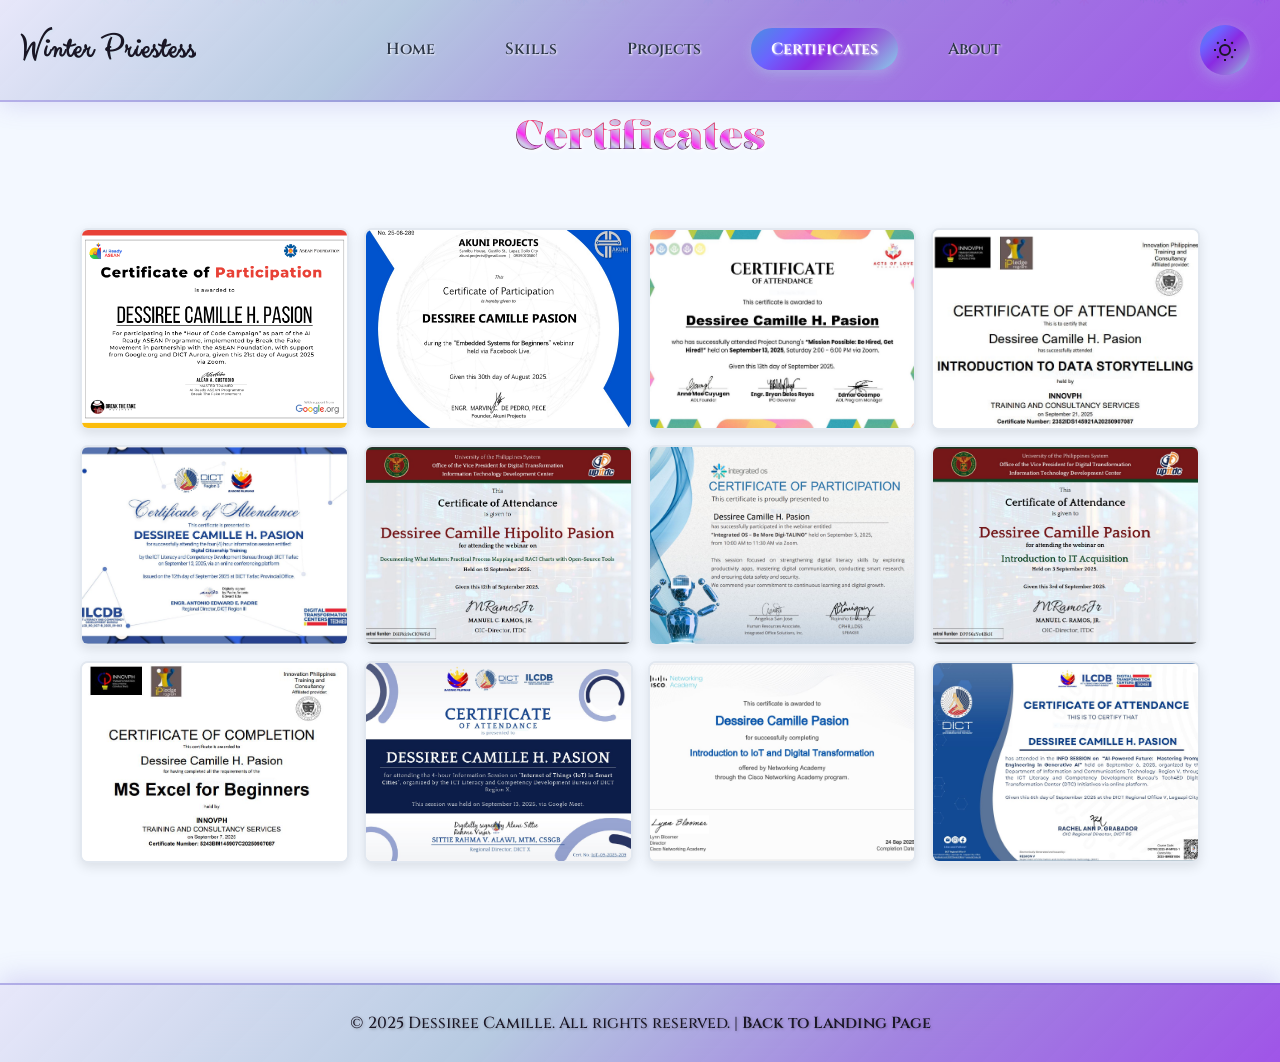
<file: pasion-portfolio/winter-certificates.html>
<!DOCTYPE html>
<html lang="en">
<head>
    <meta charset="UTF-8">
    <meta name="viewport" content="width=device-width, initial-scale=1.0">
    <title>Winter Priestess - Certificates</title>

    <!-- <link rel="stylesheet" href="styles.css"> -->
        <link rel="stylesheet" href="winter.css">
        
</head>
<body class="winter-theme">
    <nav class="navbar">
        <div class="nav-brand">Winter Priestess</div>
        <ul class="nav-menu">
            <li><a href="winter-home.html" class="nav-link">Home</a></li>
            <li><a href="winter-skills.html" class="nav-link">Skills</a></li>
            <li><a href="winter-projects.html" class="nav-link">Projects</a></li>
            <li><a href="winter-certificates.html" class="nav-link active">Certificates</a></li>
            <li><a href="winter-about.html" class="nav-link">About</a></li>
        </ul>
        <button class="theme-toggle" id="themeToggle" aria-label="Toggle dark mode">
            <svg class="sun-icon" viewBox="0 0 24 24" fill="none" stroke="currentColor" stroke-width="2">
                <circle cx="12" cy="12" r="5"/>
                <path d="M12 1v2m0 18v2M4.22 4.22l1.42 1.42m12.72 12.72l1.42 1.42M1 12h2m18 0h2M4.22 19.78l1.42-1.42M18.36 5.64l1.42-1.42"/>
            </svg>
            <svg class="moon-icon" viewBox="0 0 24 24" fill="none" stroke="currentColor" stroke-width="2">
                <path d="M21 12.79A9 9 0 1 1 11.21 3 7 7 0 0 0 21 12.79z"/>
            </svg>
        </button>
    </nav>

<main class="certificates-content">
    <h1>Certificates</h1>
    <div class="certificates-grid">

        <!-- Hour of Code -->
        <a href="pasion-assets/certificates/Certificate - Hour of Code.png" target="_blank" class="cert-card" aria-label="Hour of Code">
            <div class="cert-overlay">Hour of Code</div>
            <img src="pasion-assets/certificates/Certificate - Hour of Code.png" alt="Hour of Code Certificate" class="cert-image">
        </a>

        <!-- Embedded System -->
        <a href="pasion-assets/certificates/Certificate -Embedded Systems.jpg" target="_blank" class="cert-card" aria-label="Embedded Systems">
            <div class="cert-overlay">Embedded Systems</div>
            <img src="pasion-assets/certificates/Certificate -Embedded Systems.jpg" alt="Embedded Systems Certificate" class="cert-image">
        </a>

        <!-- AOL -->
        <a href="pasion-assets/certificates/Certificate - AOL.pdf" target="_blank" class="cert-card" aria-label="Certificate - AOL">
            <div class="cert-overlay">Certificate - AOL</div>
            <img src="pasion-assets/images/aol_placeholder.JPG" alt="Certificate - AOL PDF" class="cert-image">
        </a>

        <!-- Data Storytelling -->
        <a href="pasion-assets/certificates/Certificate-Data Story Telling.pdf" target="_blank" class="cert-card" aria-label="Data Storytelling">
            <div class="cert-overlay">Data Storytelling</div>
            <img src="pasion-assets/images/dataStoryTelling_placeholder.JPG" alt="Data Storytelling PDF" class="cert-image">
        </a>

        <!-- Digital Citizenship -->
        <a href="pasion-assets/certificates/Certificate-Digital Citizenship.pdf" target="_blank" class="cert-card" aria-label="Digital Citizenship">
            <div class="cert-overlay">Digital Citizenship</div>
            <img src="pasion-assets/images/digitalCitizenship_placeholder.JPG" alt="Digital Citizenship PDF" class="cert-image">
        </a>

        <!-- Documenting What Matters -->
        <a href="pasion-assets/certificates/Certificate-Documenting What Matters  Practical Process Mapping and RACI Charts with Open-Source Tools.pdf" target="_blank" class="cert-card" aria-label="Documenting What Matters">
            <div class="cert-overlay">Documenting What Matters</div>
            <img src="pasion-assets/images/DocumentingWhatMatters_placeholder.JPG" alt="Documenting What Matters PDF" class="cert-image">
        </a>

        <!-- Integrated OS -->
        <a href="pasion-assets/certificates/Certificate-Integrated OS - Be More Digit-TALINO.pdf" target="_blank" class="cert-card" aria-label="Integrated OS - Be More Digit-TALINO">
            <div class="cert-overlay">Integrated OS - Be More Digit-TALINO</div>
            <img src="pasion-assets/images/IntegratedOS_placeholder.JPG" alt="Integrated OS - Be More Digit-TALINO PDF" class="cert-image">
        </a>

        <!-- Introduction to IT Acquisition -->
        <a href="pasion-assets/certificates/Certificate-Introduction to IT Acquisition.pdf" target="_blank" class="cert-card" aria-label="Introduction to IT Acquisition">
            <div class="cert-overlay">Introduction to IT Acquisition</div>
            <img src="pasion-assets/images/IntroITAquisition_placeholder.JPG" alt="Introduction to IT Acquisition PDF" class="cert-image">
        </a>

        <!-- MS Excel For Beginners -->
        <a href="pasion-assets/certificates/Certificate-MS Excel For Beginners.pdf" target="_blank" class="cert-card" aria-label="MS Excel For Beginners">
            <div class="cert-overlay">MS Excel For Beginners</div>
            <img src="pasion-assets/images/excelForbeginners_placeholder.JPG" alt="MS Excel For Beginners PDF" class="cert-image">
        </a>

        <!-- Internet of Things in Smart Cities -->
        <a href="pasion-assets/certificates/Certificate-Internet of Things in Smart Cities.pdf" target="_blank" class="cert-card" aria-label="Internet of Things in Smart Cities">
            <div class="cert-overlay">Internet of Things in Smart Cities</div>
            <img src="pasion-assets/images/iotSmartCities_placeholder.JPG" alt="Internet of Things in Smart Cities PDF" class="cert-image">
        </a>

        <!-- Introduction to IoT and Digital Transformation -->
        <a href="pasion-assets/certificates/Certificate-Introduction to IoT and Digital Transformation.pdf" target="_blank" class="cert-card" aria-label="Introduction to IoT and Digital Transformation">
            <div class="cert-overlay">Introduction to IoT and Digital Transformation</div>
            <img src="pasion-assets/images/iotDigitalTransformation_placeholder.JPG" alt="Introduction to IoT and Digital Transformation PDF" class="cert-image">
        </a>

        <!-- AI Powered -->
        <a href="pasion-assets/certificates/Certificate-AIPowered.pdf" target="_blank" class="cert-card" aria-label="AI-Powered Future:  Mastering Prompt Engineering in Generative AI">
            <div class="cert-overlay">AI-Powered Future:  Mastering Prompt Engineering in Generative AI</div>
            <img src="pasion-assets/images/aiPowered_placeholder.JPG" alt="AI-Powered PDF" class="cert-image">
        </a>

    </div>
</main>


    <footer class="footer">
        <p>&copy; 2025 Dessiree Camille. All rights reserved. | <a href="../index.html">Back to Landing Page</a></p>
    </footer>

    <script src="winter.js"></script>
</body>
</html>
</file>
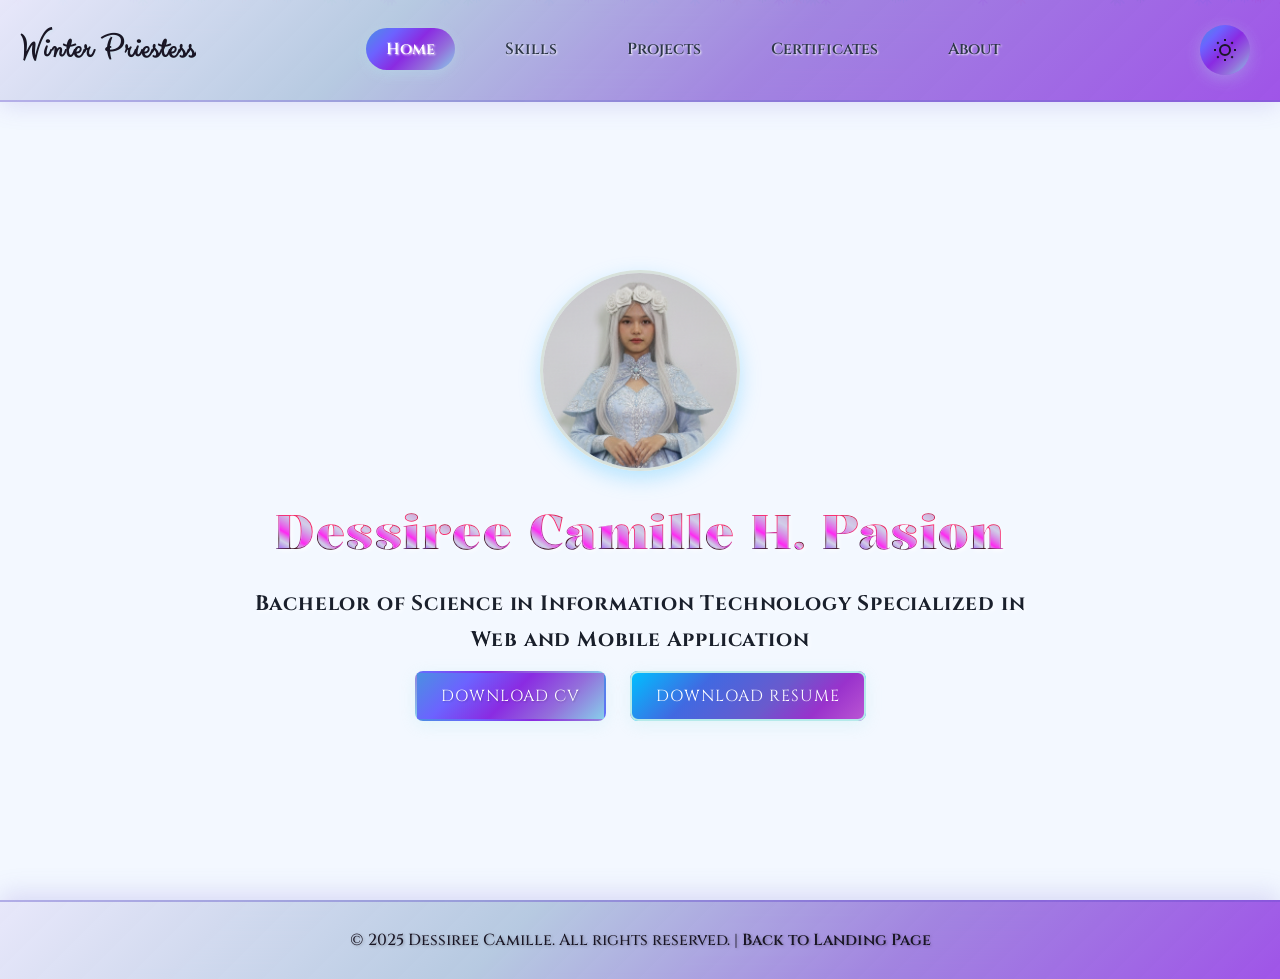
<file: pasion-portfolio/winter-home.html>
<!DOCTYPE html>
<html lang="en">
<head>
    <meta charset="UTF-8">
    <meta name="viewport" content="width=device-width, initial-scale=1.0">
    <title>Winter Priestess - Home</title>

    <!-- <link rel="stylesheet" href="styles.css"> -->
    <link rel="stylesheet" href="winter.css">

</head>
<body class="winter-theme">
    <nav class="navbar">
        <div class="nav-brand">Winter Priestess</div>
        <ul class="nav-menu">
            <li><a href="winter-home.html" class="nav-link active">Home</a></li>
            <li><a href="winter-skills.html" class="nav-link">Skills</a></li>
            <li><a href="winter-projects.html" class="nav-link">Projects</a></li>
            <li><a href="winter-certificates.html" class="nav-link">Certificates</a></li>
            <li><a href="winter-about.html" class="nav-link">About</a></li>
        </ul>
        <button class="theme-toggle" id="themeToggle" aria-label="Toggle dark mode">
            <svg class="sun-icon" viewBox="0 0 24 24" fill="none" stroke="currentColor" stroke-width="2">
                <circle cx="12" cy="12" r="5"/>
                <path d="M12 1v2m0 18v2M4.22 4.22l1.42 1.42m12.72 12.72l1.42 1.42M1 12h2m18 0h2M4.22 19.78l1.42-1.42M18.36 5.64l1.42-1.42"/>
            </svg>
            <svg class="moon-icon" viewBox="0 0 24 24" fill="none" stroke="currentColor" stroke-width="2">
                <path d="M21 12.79A9 9 0 1 1 11.21 3 7 7 0 0 0 21 12.79z"/>
            </svg>
        </button>
    </nav>

    <main class="home-content">
        <div class="hero">
            <img src="pasion-assets/profile/dressDess.png" alt="Dessiree Camille Profile Picture" class="profile-img">
            <h1>Dessiree Camille H. Pasion</h1>
            <h2>Bachelor of Science in Information Technology Specialized in Web and Mobile Application</h2>
            <div class="download-buttons">
                <a href="pasion-assets/cv/cv.pdf" download class="btn btn-primary">Download CV</a>
                <a href="pasion-assets/resume/resume.pdf" download class="btn btn-secondary">Download Resume</a>
            </div>
        </div>
    </main>

    <footer class="footer">
        <p>&copy; 2025 Dessiree Camille. All rights reserved. | <a href="../index.html">Back to Landing Page</a></p>
    </footer>

    <script src="winter.js"></script>
</body>
</html>
</file>
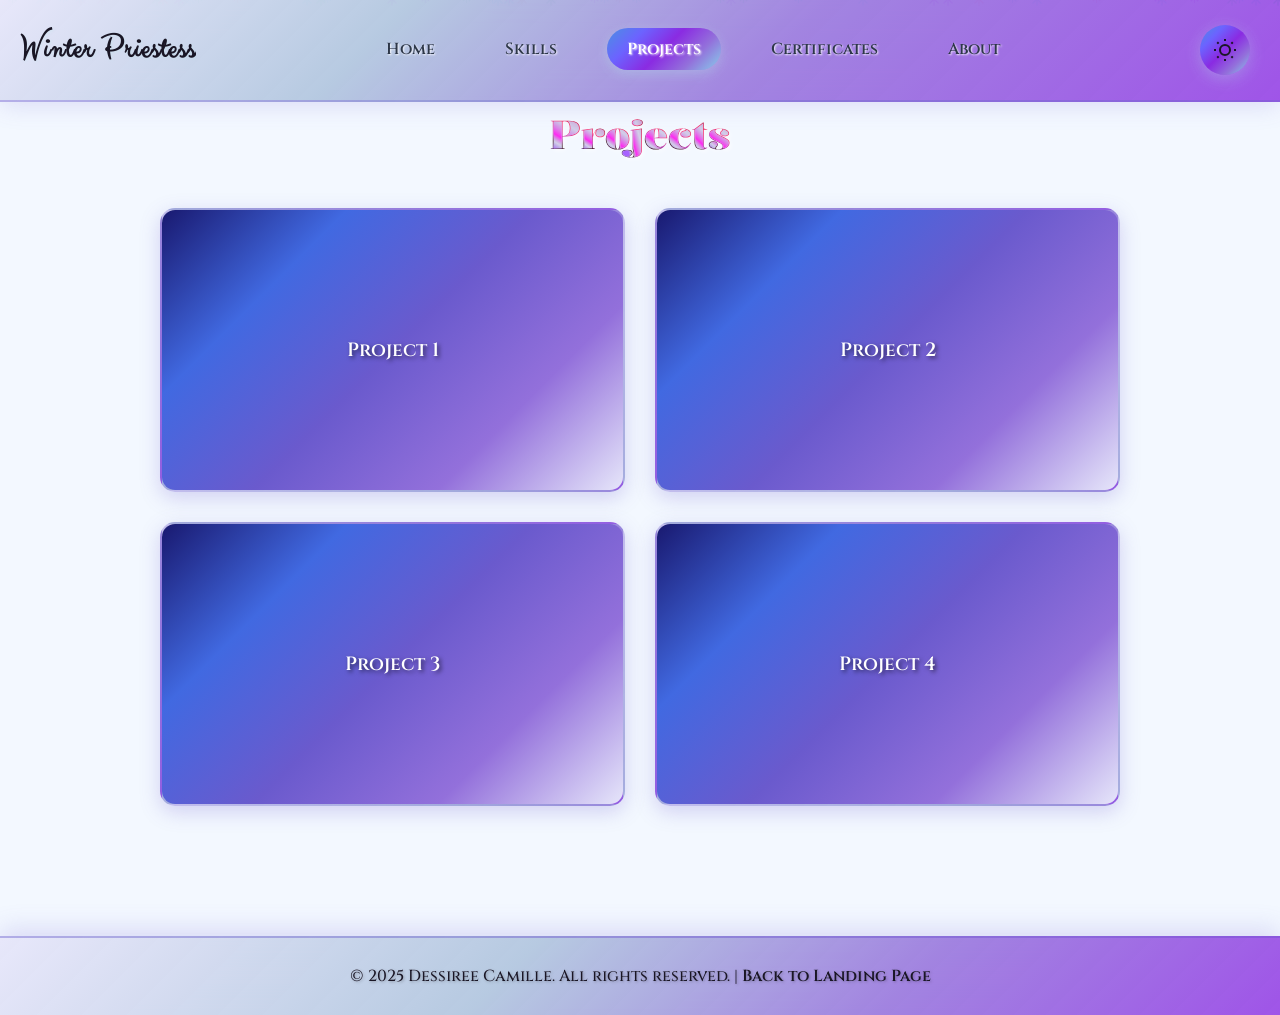
<file: pasion-portfolio/winter-projects.html>
<!DOCTYPE html>
<html lang="en">
<head>
    <meta charset="UTF-8">
    <meta name="viewport" content="width=device-width, initial-scale=1.0">
    <title>Winter Priestess - Projects</title>

    <!-- <link rel="stylesheet" href="styles.css"> -->
        <link rel="stylesheet" href="winter.css">
</head>
<body class="winter-theme">
    <nav class="navbar">
        <div class="nav-brand">Winter Priestess</div>
        <ul class="nav-menu">
            <li><a href="winter-home.html" class="nav-link">Home</a></li>
            <li><a href="winter-skills.html" class="nav-link">Skills</a></li>
            <li><a href="winter-projects.html" class="nav-link active">Projects</a></li>
            <li><a href="winter-certificates.html" class="nav-link">Certificates</a></li>
            <li><a href="winter-about.html" class="nav-link">About</a></li>
        </ul>
        <button class="theme-toggle" id="themeToggle" aria-label="Toggle dark mode">
            <svg class="sun-icon" viewBox="0 0 24 24" fill="none" stroke="currentColor" stroke-width="2">
                <circle cx="12" cy="12" r="5"/>
                <path d="M12 1v2m0 18v2M4.22 4.22l1.42 1.42m12.72 12.72l1.42 1.42M1 12h2m18 0h2M4.22 19.78l1.42-1.42M18.36 5.64l1.42-1.42"/>
            </svg>
            <svg class="moon-icon" viewBox="0 0 24 24" fill="none" stroke="currentColor" stroke-width="2">
                <path d="M21 12.79A9 9 0 1 1 11.21 3 7 7 0 0 0 21 12.79z"/>
            </svg>
        </button>
    </nav>

    <main class="projects-content">
        <h1>Projects</h1>
        <div class="projects-grid">
            <div class="project-card">
                <a href="https://github.com/siridc/Simple-Calculator" target="_blank">
                    <div class="project-overlay">
                        <h3>Simple-Calculator</h3>
                        <p>A simple calculator using HTML, CSS, and JavaScript</p>
                    </div>
                    <div class="project-placeholder">Project 1</div>
                </a>
            </div>
            <div class="project-card">
                <a href="https://github.com/siridc/Gourmet-Discoveries" target="_blank">
                    <div class="project-overlay">
                        <h3>Gourmet Discoveries</h3>
                        <p>This project is a single-page static website that introduces traditional Filipino foods and highlights their cultural importance.</p>
                    </div>
                    <div class="project-placeholder">Project 2</div>
                </a>
            </div>
            <div class="project-card">
                <a href="https://github.com/shoichiideologies/ob-gyn-clinic" target="_blank">
                    <div class="project-overlay">
                        <h3>OB-GYNE Clinic</h3>
                        <p>An ob-gyn admin view desktop application that stores patient records in txt files. Stores data of patients demographics, transactions, appointments, and clinics inventory.</p>
                    </div>
                    <div class="project-placeholder">Project 3</div>
                </a>
            </div>
            <div class="project-card">
                <a href="https://github.com/siridc/midterm" target="_blank">
                    <div class="project-overlay">
                        <h3>Student Record</h3>
                        <p>This is a simple PHP + MySQL project that demonstrates basic CRUD operations (Create and Read only for now). It allows you to insert student records into a MySQL database and view them in a styled table.</p>
                    </div>
                    <div class="project-placeholder">Project 4</div>
                </a>
            </div>
        </div>
    </main>

    <footer class="footer">
        <p>&copy; 2025 Dessiree Camille. All rights reserved. | <a href="../index.html">Back to Landing Page</a></p>
    </footer>
    
    <script src="winter.js"></script>
</body>
</html>
</file>
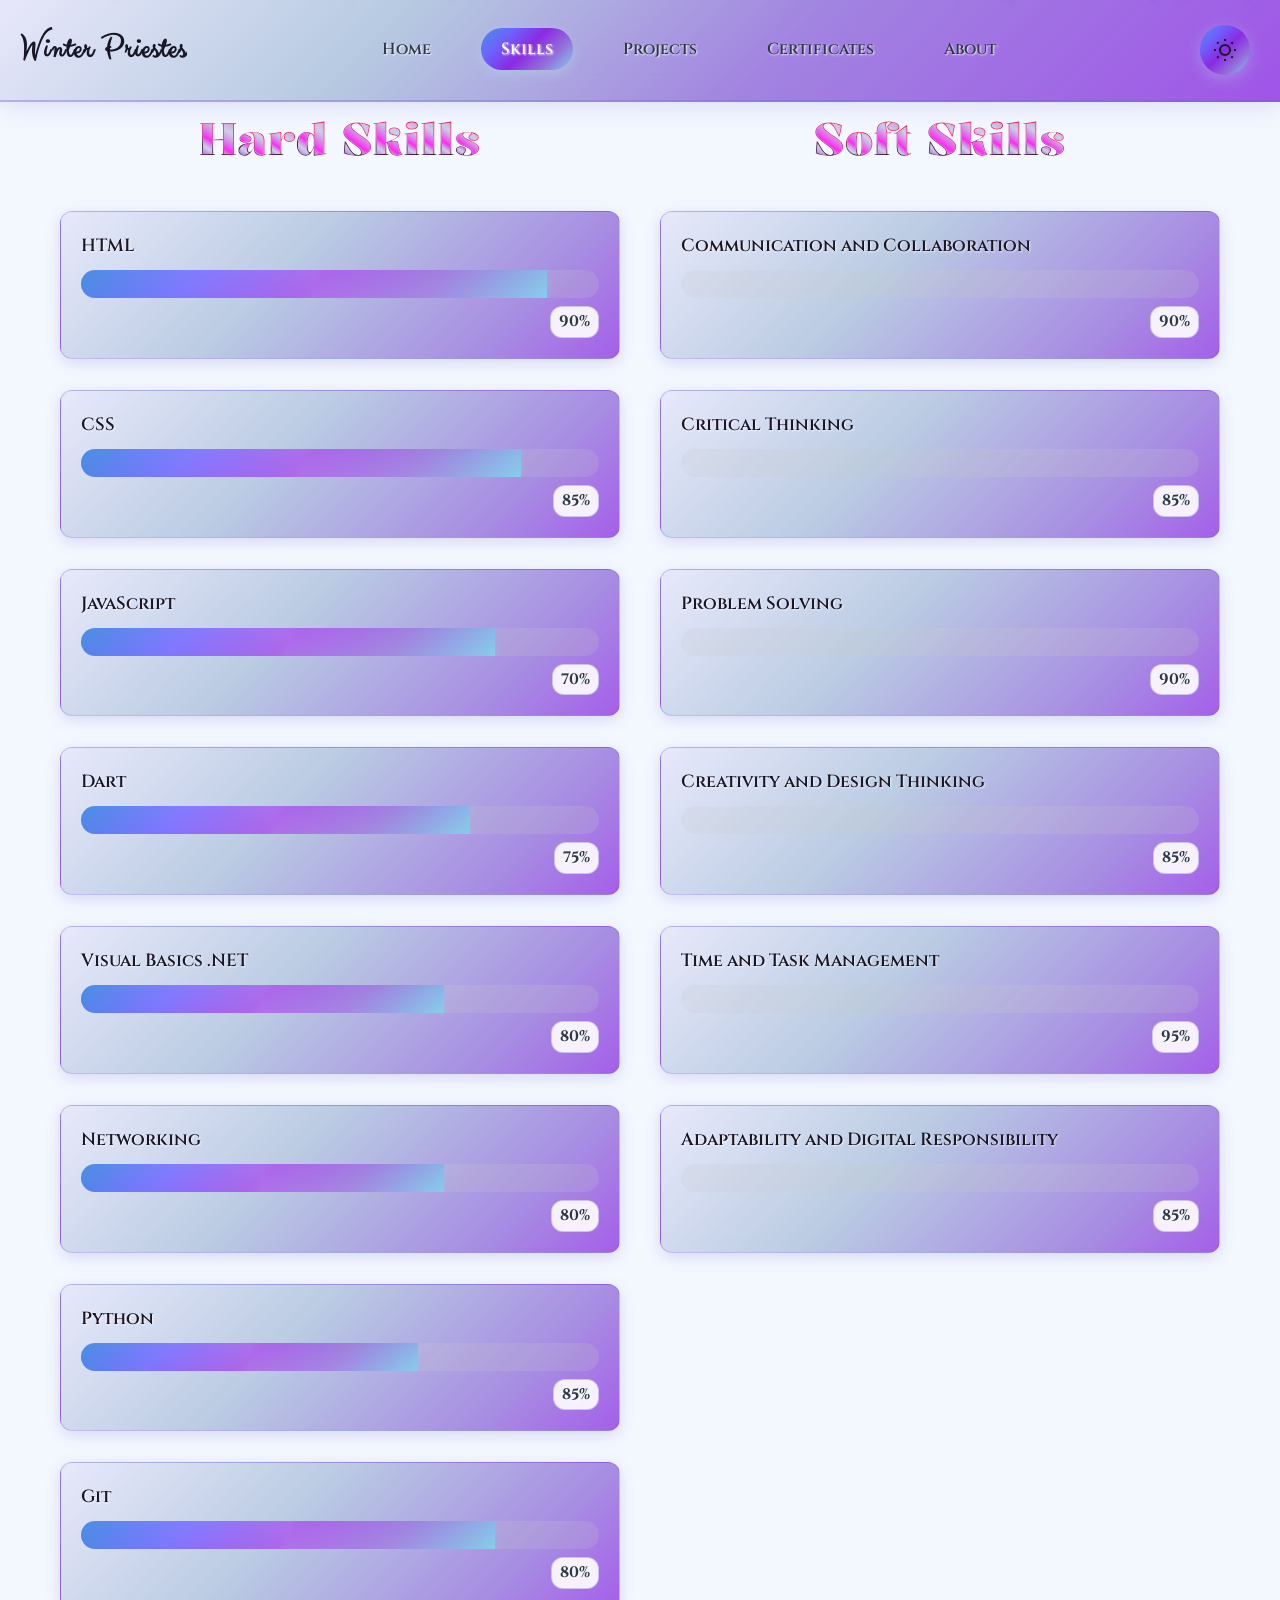
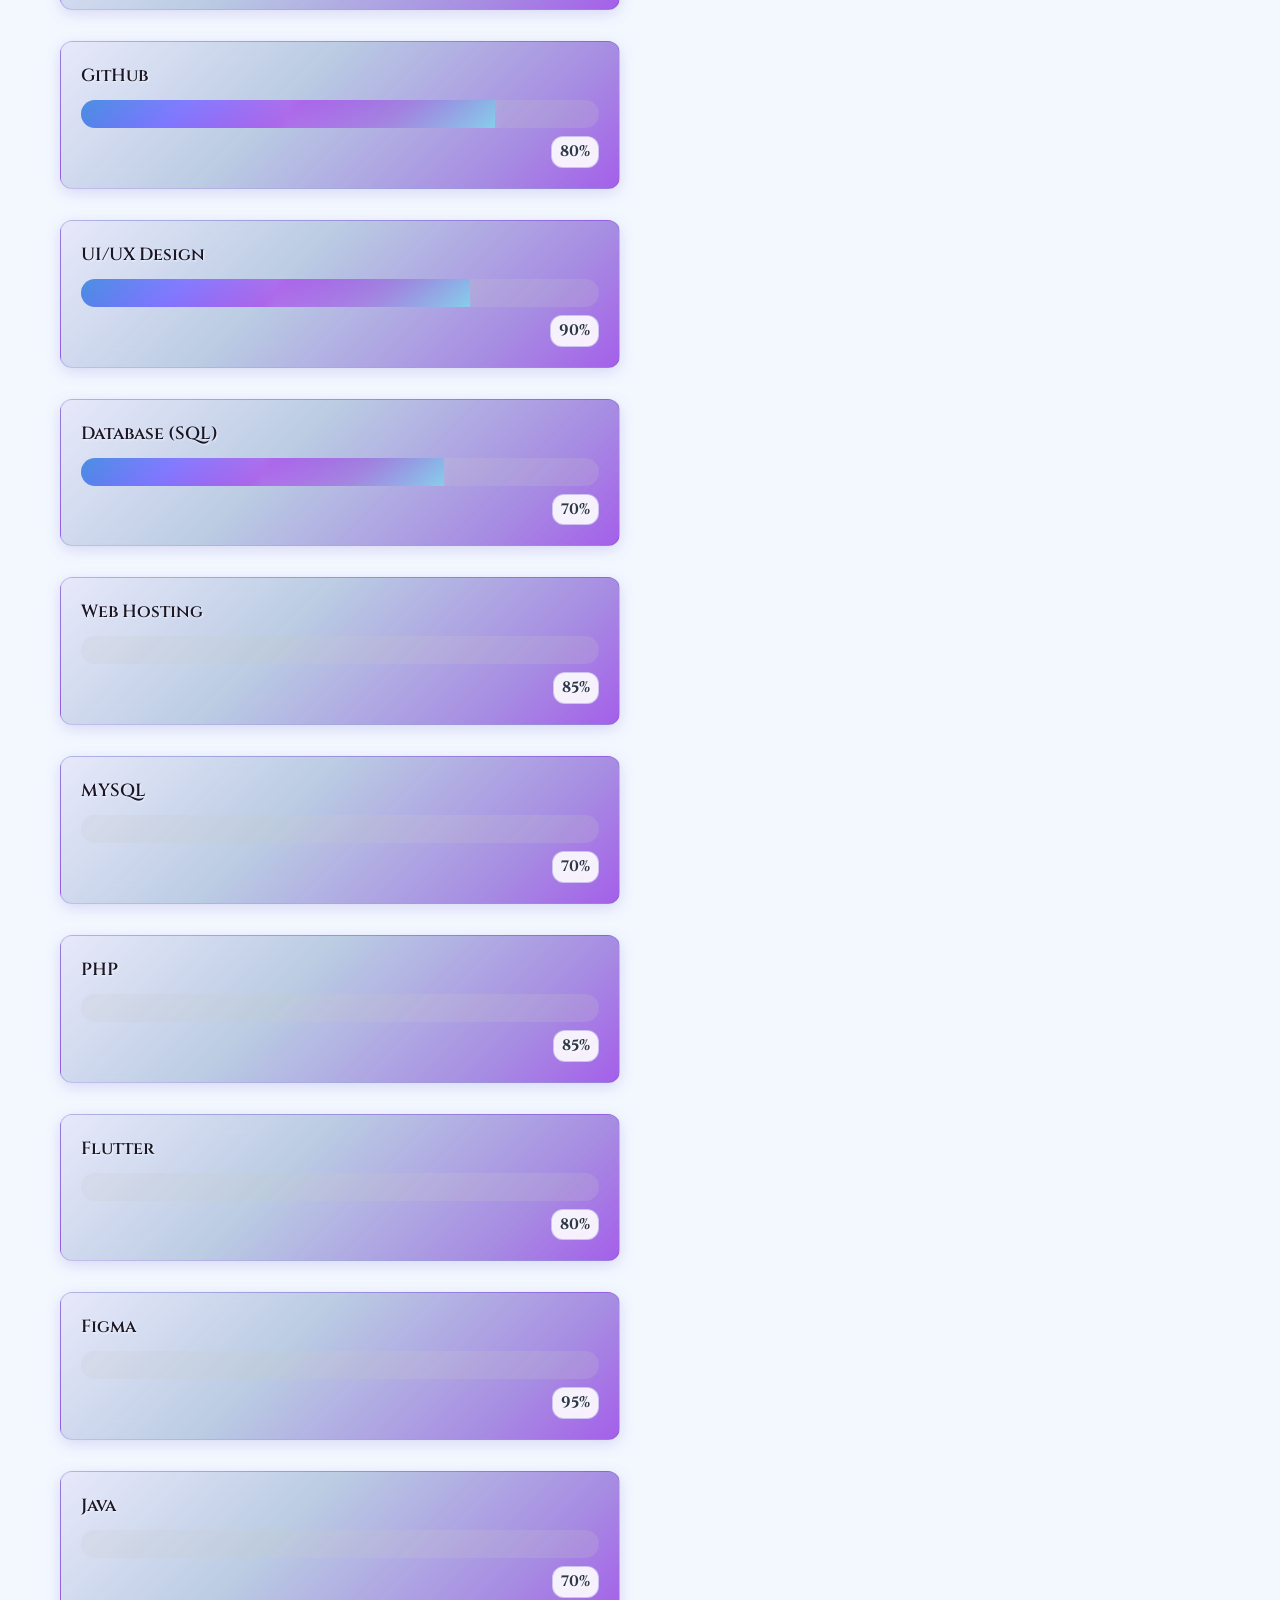
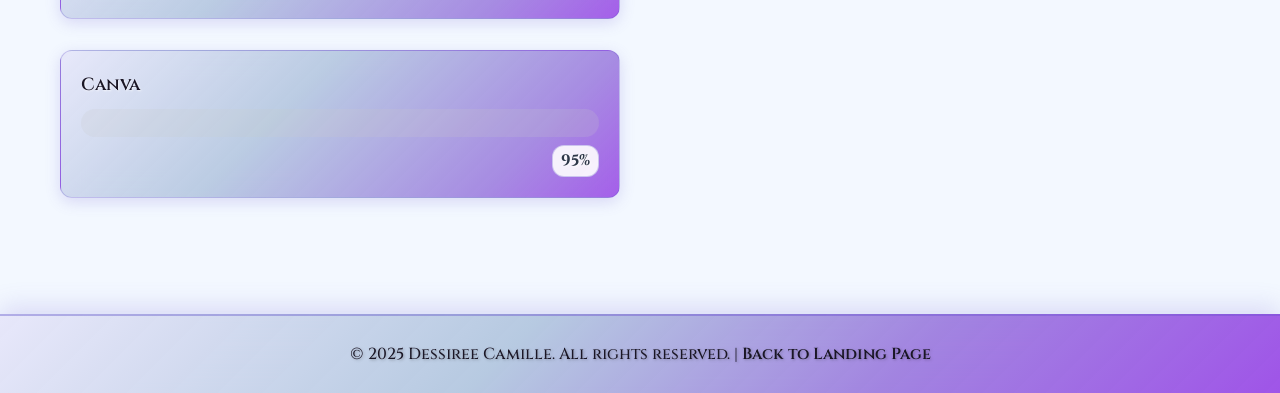
<file: pasion-portfolio/winter-skills.html>
<!DOCTYPE html>
<html lang="en">
<head>
    <meta charset="UTF-8">
    <meta name="viewport" content="width=device-width, initial-scale=1.0">
    <title>Winter Priestess - Skills</title>

    <!-- <link rel="stylesheet" href="styles.css"> -->
        <link rel="stylesheet" href="winter.css">
</head>
<body class="winter-theme">
    <nav class="navbar">
        <div class="nav-brand">Winter Priestes</div>
        <ul class="nav-menu">
            <li><a href="winter-home.html" class="nav-link">Home</a></li>
            <li><a href="winter-skills.html" class="nav-link active">Skills</a></li>
            <li><a href="winter-projects.html" class="nav-link">Projects</a></li>
            <li><a href="winter-certificates.html" class="nav-link">Certificates</a></li>
            <li><a href="winter-about.html" class="nav-link">About</a></li>
        </ul>
        <button class="theme-toggle" id="themeToggle" aria-label="Toggle dark mode">
            <svg class="sun-icon" viewBox="0 0 24 24" fill="none" stroke="currentColor" stroke-width="2">
                <circle cx="12" cy="12" r="5"/>
                <path d="M12 1v2m0 18v2M4.22 4.22l1.42 1.42m12.72 12.72l1.42 1.42M1 12h2m18 0h2M4.22 19.78l1.42-1.42M18.36 5.64l1.42-1.42"/>
            </svg>
            <svg class="moon-icon" viewBox="0 0 24 24" fill="none" stroke="currentColor" stroke-width="2">
                <path d="M21 12.79A9 9 0 1 1 11.21 3 7 7 0 0 0 21 12.79z"/>
            </svg>
        </button>
    </nav>

    <main class="skills-content">
        <div class="skills-container">
            <div class="skills-section hard-skills">
                <h1>Hard Skills</h1>
                <div class="skills-grid">
                    <div class="skill-item">
                        <label>HTML</label>
                        <div class="progress-bar"><div class="progress" style="width: 90%;"></div></div>
                        <span>90%</span>
                    </div>
                    <div class="skill-item">
                        <label>CSS</label>
                        <div class="progress-bar"><div class="progress" style="width: 85%;"></div></div>
                        <span>85%</span>
                    </div>
                    <div class="skill-item">
                        <label>JavaScript</label>
                        <div class="progress-bar"><div class="progress" style="width: 80%;"></div></div>
                        <span>70%</span>
                    </div>
                    <div class="skill-item">
                        <label>Dart</label>
                        <div class="progress-bar"><div class="progress" style="width: 75%;"></div></div>
                        <span>75%</span>
                    </div>
                    <div class="skill-item">
                        <label>Visual Basics .NET</label>
                        <div class="progress-bar"><div class="progress" style="width: 70%;"></div></div>
                        <span>80%</span>
                    </div>
                    <div class="skill-item">
                        <label>Networking</label>
                        <div class="progress-bar"><div class="progress" style="width: 70%;"></div></div>
                        <span>80%</span>
                    </div>
                    <div class="skill-item">
                        <label>Python</label>
                        <div class="progress-bar"><div class="progress" style="width: 65%;"></div></div>
                        <span>85%</span>
                    </div>
                    <div class="skill-item">
                        <label>Git</label>
                        <div class="progress-bar"><div class="progress" style="width: 80%;"></div></div>
                        <span>80%</span>
                    </div>
                    <div class="skill-item">
                        <label>GitHub</label>
                        <div class="progress-bar"><div class="progress" style="width: 80%;"></div></div>
                        <span>80%</span>
                    </div>
                    <div class="skill-item">
                        <label>UI/UX Design</label>
                        <div class="progress-bar"><div class="progress" style="width: 75%;"></div></div>
                        <span>90%</span>
                    </div>
                    <div class="skill-item">
                        <label>Database (SQL)</label>
                        <div class="progress-bar"><div class="progress" style="width: 70%;"></div></div>
                        <span>70%</span>
                    </div>
                    <div class="skill-item">
                        <label>Web Hosting</label>
                        <div class="progress-bar"><div class="progress" style="width: 95%;"></div></div>
                        <span>85%</span>
                    </div>
                    <div class="skill-item">
                        <label>MYSQL</label>
                        <div class="progress-bar"><div class="progress" style="width: 70%;"></div></div>
                        <span>70%</span>
                    </div>
                    <div class="skill-item">
                        <label>PHP</label>
                        <div class="progress-bar"><div class="progress" style="width: 95%;"></div></div>
                        <span>85%</span>
                    </div>
                    <div class="skill-item">
                        <label>Flutter</label>
                        <div class="progress-bar"><div class="progress" style="width: 70%;"></div></div>
                        <span>80%</span>
                    </div>
                    <div class="skill-item">
                        <label>Figma</label>
                        <div class="progress-bar"><div class="progress" style="width: 95%;"></div></div>
                        <span>95%</span>
                    </div>
                    <div class="skill-item">
                        <label>Java</label>
                        <div class="progress-bar"><div class="progress" style="width: 70%;"></div></div>
                        <span>70%</span>
                    </div>
                    <div class="skill-item">
                        <label>Canva</label>
                        <div class="progress-bar"><div class="progress" style="width: 95%;"></div></div>
                        <span>95%</span>
                    </div>
                </div>
            </div>
            
            <div class="skills-section soft-skills">
                <h1>Soft Skills</h1>
                <div class="skills-grid">
                    <div class="skill-item">
                        <label>Communication and Collaboration</label>
                        <div class="progress-bar"><div class="progress" style="width: 90%;"></div></div>
                        <span>90%</span>
                    </div>
                    <div class="skill-item">
                        <label>Critical Thinking</label>
                        <div class="progress-bar"><div class="progress" style="width: 85%;"></div></div>
                        <span>85%</span>
                    </div>
                    <div class="skill-item">
                        <label>Problem Solving</label>
                        <div class="progress-bar"><div class="progress" style="width: 90%;"></div></div>
                        <span>90%</span>
                    </div>
                    <div class="skill-item">
                        <label>Creativity and Design Thinking</label>
                        <div class="progress-bar"><div class="progress" style="width: 85%;"></div></div>
                        <span>85%</span>
                    </div>
                    <div class="skill-item">
                        <label>Time and Task Management</label>
                        <div class="progress-bar"><div class="progress" style="width: 90%;"></div></div>
                        <span>95%</span>
                    </div>
                    <div class="skill-item">
                        <label>Adaptability and Digital Responsibility</label>
                        <div class="progress-bar"><div class="progress" style="width: 85%;"></div></div>
                        <span>85%</span>
                    </div>
                </div>
            </div>
        </div>
    </main>

    <footer class="footer">
        <p>&copy; 2025 Dessiree Camille. All rights reserved. | <a href="../index.html">Back to Landing Page</a></p>
    </footer>

    <script src="winter.js"></script>
</body>
</html>
</file>
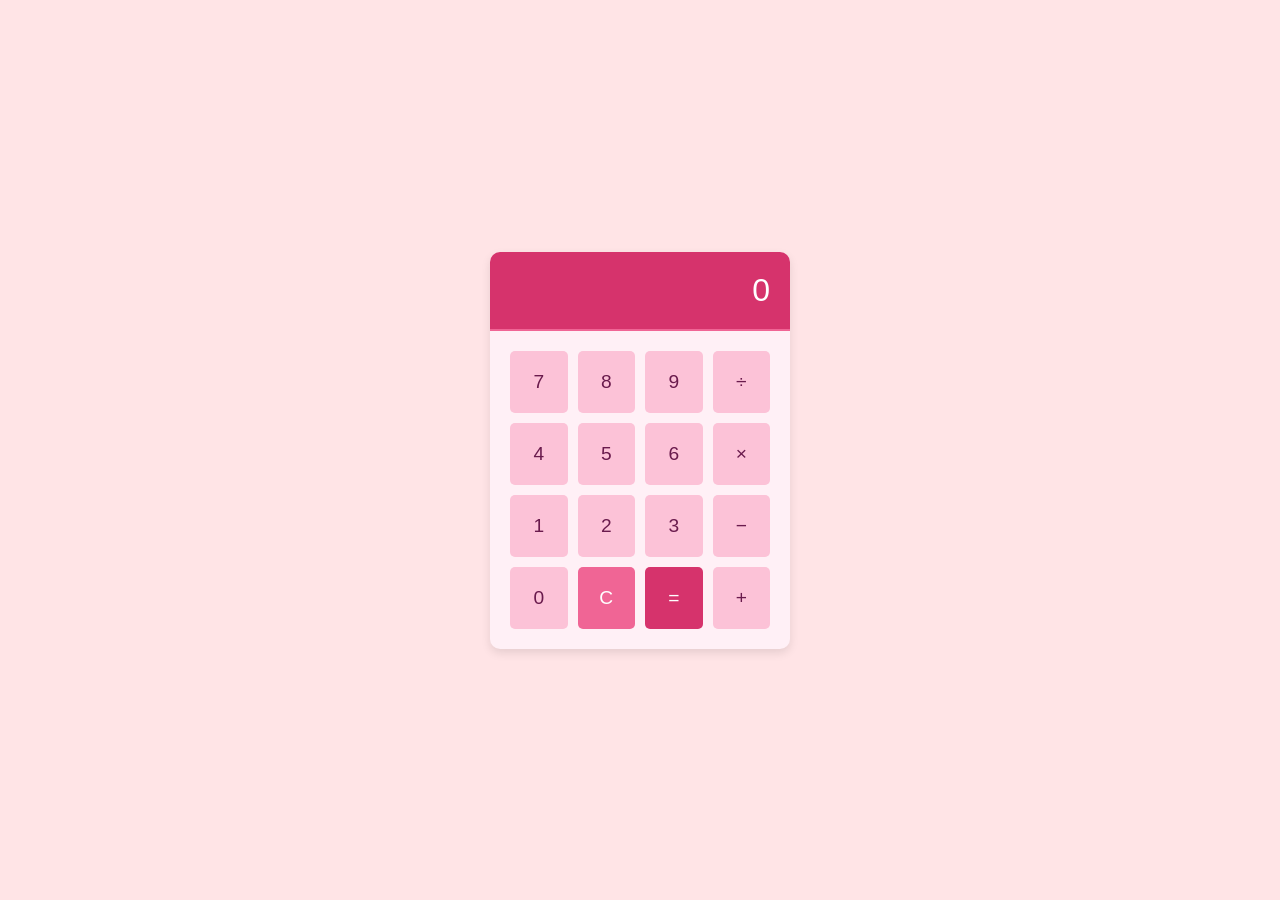
<file: assets/autumn/projects/calculator/calcu.html>
<!DOCTYPE html>
<html lang="en">
<head>
  <meta charset="UTF-8">
  <meta name="viewport" content="width=device-width, initial-scale=1.0">
  <title>Calculator</title>
  <link rel="stylesheet" href="calcuStyle.css">
</head>
<body>
  <div class="calculator">
    <div class="display" id="display">0</div>
    <div class="buttons">
      <button data-value="7">7</button>
      <button data-value="8">8</button>
      <button data-value="9">9</button>
      <button data-action="divide">÷</button>
      <button data-value="4">4</button>
      <button data-value="5">5</button>
      <button data-value="6">6</button>
      <button data-action="multiply">×</button>
      <button data-value="1">1</button>
      <button data-value="2">2</button>
      <button data-value="3">3</button>
      <button data-action="subtract">−</button>
      <button data-value="0">0</button>
      <button data-action="clear">C</button>
      <button data-action="equals">=</button>
      <button data-action="add">+</button>
    </div>
  </div>
  <script src="calcuScript.js"></script>
</body>
</html>
</file>
<file: css/seasonsofus.css>
@import url('https://fonts.googleapis.com/css2?family=Waterfall&display=swap');

body {
    margin: 0;
    background: #170035;
    transition: opacity 1s ease-out;
    
}
.background {
    background: url(/assets/background.jpg) no-repeat center center;
    background-size: cover;
}

h2 {
    color: aliceblue;
    font-size: 50px;
    font-family: "Waterfall", cursive;
    font-weight: 400;
    display: flex;
    justify-content: center;
    margin: 1rem 0;
    padding: 0;
}

.main-container {
    display: flex;
    justify-content: space-evenly;
    align-items: center;
    margin-top: 0;
    flex-grow: 1;
    padding: 1rem 0;
}

.image-container {
    display: flex;
    justify-content: center;
    align-items: center;
    min-height: auto;
}

img{
    filter: grayscale(100%);
    height: 90px;
}

img:hover {
    filter: grayscale(0);
    transition: 1s ease;
}

.image-container a:hover {
    transform: scale(1.05);
    transition: 0.7s ease;
}

.image-container img {
    width: 20rem;
    height: 35rem;
}

.zoom-fade {
    max-width: 100%;
    height: auto;
    cursor: pointer;
    transition: transform 0.3s ease, opacity 0.5s ease;
}

.zoomed {
    transform: scale(1.1);
    opacity: 0;
}

.fade-out {
    opacity: 0;
}
</file>
<file: css/autumn.css>
/* ===== Color Palette =====
#1a1a1a (dark gray-black) 
#3d2a26 (deep brown) 
#5e1914 (dark red-brown) 
#934529 (warm brown-orange) 
#8b653a (earthy brown) 
#666666 (gray) 
*/

/* ===== Reset ===== */

* {
    margin: 0;
    padding: 0;
    box-sizing: border-box;
    font-family: "Segoe UI", sans-serif;
}

/* ===== Body ===== */
body {
    background: #3d2a26;
    color: #f5e6d3;
    line-height: 1.6;
}

/* ===== Navbar ===== */
header {
    background: #5e1914;
    padding: 1rem 2rem;
    position: sticky;
    top: 0;
    z-index: 1000;
}

.navbar {
    display: flex;
    justify-content: space-between;
    align-items: center;
}

.logo {
    font-size: 1.5rem;
    font-weight: bold;
    color: #f4a300;
}

.nav-links {
    list-style: none;
    display: flex;
    gap: 1.5rem;
}

.nav-links a {
    text-decoration: none;
    color: #fff;
    font-weight: 500;
    transition: color 0.3s;
}

.nav-links a:hover {
    color: #f4a300;
}

/* ===== Sections ===== */
section {
    padding: 3rem 2rem;
    max-width: 900px;
    margin: auto;
}

h2 {
    color: #f4a300;
    margin-bottom: 1rem;
    font-size: 2rem;
    border-bottom: 3px solid #934529;
    display: inline-block;
    padding-bottom: 0.3rem;
    text-transform: uppercase;
}

/* ===== About ===== */
.about-content {
    display: flex;
    align-items: center;
    gap: 2rem;
    text-align: justify;
}

.profile-pic {
    width: 180px;
    height: 180px;
    border-radius: 50%;
    object-fit: cover;
    border: 5px solid #934529;
    flex-shrink: 0;
}

/* ===== Projects ===== */
.projects {
    display: grid;
    grid-template-columns: repeat(auto-fit, minmax(280px, 1fr));
    gap: 1.5rem;
}

.project-card {
    background: #1a1a1a;
    border: 2px solid #934529;
    border-radius: 12px;
    padding: 1.5rem;
    box-shadow: 4px 4px 10px rgba(0, 0, 0, 0.3);
    transition: transform 0.2s;
}

.project-card:hover {
    transform: scale(1.03);
}

.project-card a {
    display: inline-block;
    margin-top: 0.5rem;
    text-decoration: none;
    color: #f4a300;
    font-weight: bold;
}

/* ===== Certificates ===== */
.cert-grid {
    display: grid;
    grid-template-columns: repeat(auto-fit, minmax(200px, 1fr));
    gap: 1rem;
    margin-top: 1rem;
}

.cert-grid img {
    width: 100%;
    border: 3px solid #934529;
    border-radius: 8px;
    background: #fff;
}

/* ===== Contact ===== */
#contact a {
    color: #f4a300;
    font-weight: bold;
}

.contact-intro {
    margin-bottom: 1.5rem;
    font-style: italic;
    color: #f5e6d3;
    text-align: center;
}

/* Contact Cards */
.contact-cards {
    display: grid;
    grid-template-columns: repeat(auto-fit, minmax(160px, 1fr));
    gap: 1rem;
    margin-bottom: 2rem;
}

.contact-card {
    background: #1a1a1a;
    border: 2px solid #934529;
    border-radius: 10px;
    padding: 1rem;
    text-align: center;
    transition: transform 0.3s;
}

.contact-card img.contact-icon {
    width: 40px;
    height: 40px;
    object-fit: contain;
    margin-bottom: 0.5rem;
}

.contact-card:hover {
    transform: translateY(-5px);
}

/* ===== Footer ===== */
footer {
    text-align: center;
    padding: 1rem;
    background: #5e1914;
    color: #fff;
    margin-top: 2rem;
}

footer a {
    color: #f4a300;
    text-decoration: none;
    font-weight: bold;
}

/* ===== 🍁 Falling leaves ===== */
#leaves {
    position: fixed;
    top: 0;
    left: 0;
    width: 100%;
    height: 100%;
    pointer-events: none;
    overflow: hidden;
    z-index: 999;
}

.leaf {
    position: absolute;
    top: -50px;
    opacity: 0.9;
    animation: fall linear forwards;
    pointer-events: none;
}

@keyframes fall {
    0% {
        transform: translateY(-50px) rotate(0deg);
        opacity: 1;
    }
    100% {
        transform: translateY(110vh) rotate(360deg);
        opacity: 0;
    }
}

html {
    scroll-padding-top: 20px;
}
</file>
<file: autumn-portfolio/autumn.css>
/* ===== Color Palette =====
#1a1a1a (dark gray-black) 
#3d2a26 (deep brown) 
#5e1914 (dark red-brown) 
#934529 (warm brown-orange) 
#8b653a (earthy brown) 
#666666 (gray) 
*/

* {
    margin: 0;
    padding: 0;
    box-sizing: border-box;
    font-family: "Segoe UI", sans-serif;
}

body {
    background: #3d2a26;
    color: #f5e6d3;
    line-height: 1.6;
}

/* ===== Navbar ===== */
header {
    background: #5e1914;
    padding: 1rem 2rem;
    position: sticky;
    top: 0;
    z-index: 1000;
}

.navbar {
    display: flex;
    justify-content: space-between;
    align-items: center;
}

.logo {
    font-size: 1.5rem;
    font-weight: bold;
    color: #f4a300;
}

.nav-links {
    list-style: none;
    display: flex;
    gap: 1.5rem;
}

.nav-links a {
    text-decoration: none;
    color: #fff;
    font-weight: 500;
    transition: color 0.3s;
}

.nav-links a:hover {
    color: #f4a300;
}

/* ===== Sections ===== */
section {
    padding: 3rem 2rem;
    max-width: 900px;
    margin: auto;
}

h2 {
    color: #f4a300;
    margin-bottom: 1rem;
    font-size: 2rem;
    border-bottom: 3px solid #934529;
    display: inline-block;
    padding-bottom: 0.3rem;
    text-transform: uppercase;
}

/* ===== About ===== */
.about-content {
    display: flex;
    align-items: center;
    gap: 2rem;
    text-align: justify;
}

.profile-pic {
    width: 180px;
    height: 180px;
    border-radius: 50%;
    object-fit: cover;
    border: 5px solid #934529;
    flex-shrink: 0;
}

/* ===== QUOTE SECTION ===== */
.quote-box {
    background: #1a1a1a;
    border: 2px solid #934529;
    padding: 1.5rem;
    margin-top: 1rem;
    border-radius: 12px;
    text-align: center;
    box-shadow: 4px 4px 10px rgba(0,0,0,0.3);
    height: 300px; 
    display: flex;
    flex-direction: column;
    justify-content: space-between;
}

#quote-text {
    font-size: 1.2rem;
    font-style: italic;
    margin-bottom: 0.5rem;
}

#quote-source {
    color: #f4a300;
    font-weight: bold;
    margin-bottom: 1rem;
}

#new-quote-btn {
    background: #934529;
    color: #fff;
    border: none;
    padding: 0.6rem 1.2rem;
    border-radius: 8px;
    cursor: pointer;
    font-weight: bold;
    transition: 0.3s;
    align-self: center;
}

#new-quote-btn:hover {
    background: #f4a300;
    color: #3d2a26;
}

/* ===== Projects ===== */
.projects {
    display: grid;
    grid-template-columns: repeat(auto-fit, minmax(280px, 1fr));
    gap: 1.5rem;
}

.project-card {
    background: #1a1a1a;
    border: 2px solid #934529;
    border-radius: 12px;
    padding: 1.5rem;
    box-shadow: 4px 4px 10px rgba(0, 0, 0, 0.3);
    transition: transform 0.2s;
}

.project-card:hover {
    transform: scale(1.03);
}

.project-card a {
    display: inline-block;
    margin-top: 0.5rem;
    text-decoration: none;
    color: #f4a300;
    font-weight: bold;
}

/* ===== Certificates ===== */
.cert-grid {
    display: grid;
    grid-template-columns: repeat(auto-fit, minmax(200px, 1fr));
    gap: 1rem;
    margin-top: 1rem;
}

.cert-grid img {
    width: 100%;
    border: 3px solid #934529;
    border-radius: 8px;
    background: #fff;
}

/* ===== Contact ===== */
#contact a {
    color: #f4a300;
    font-weight: bold;
}

.contact-intro {
    margin-bottom: 1.5rem;
    font-style: italic;
    color: #f5e6d3;
    text-align: center;
}

.contact-cards {
    display: grid;
    grid-template-columns: repeat(auto-fit, minmax(160px, 1fr));
    gap: 1rem;
    margin-bottom: 2rem;
}

.contact-card {
    background: #1a1a1a;
    border: 2px solid #934529;
    border-radius: 10px;
    padding: 1rem;
    text-align: center;
    transition: transform 0.3s;
}

.contact-card img.contact-icon {
    width: 40px;
    height: 40px;
    object-fit: contain;
    margin-bottom: 0.5rem;
}

.contact-card:hover {
    transform: translateY(-5px);
}

/* ===== Footer ===== */
footer {
    text-align: center;
    padding: 1rem;
    background: #5e1914;
    color: #fff;
    margin-top: 2rem;
}

footer a {
    color: #f4a300;
    text-decoration: none;
    font-weight: bold;
}

/* ===== 🍁 Falling leaves ===== */
#leaves {
    position: fixed;
    top: 0;
    left: 0;
    width: 100%;
    height: 100%;
    pointer-events: none;
    overflow: hidden;
    z-index: 999;
}

.leaf {
    position: absolute;
    top: -50px;
    opacity: 0.9;
    animation: fall linear forwards;
    pointer-events: none;
}

@keyframes fall {
    0% {
        transform: translateY(-50px) rotate(0deg);
        opacity: 1;
    }
    100% {
        transform: translateY(110vh) rotate(360deg);
        opacity: 0;
    }
}

html {
    scroll-padding-top: 20px;
}
</file>
<file: pasion-portfolio/winter.css>
@import url('https://fonts.googleapis.com/css2?family=Cinzel:wght@400..900&family=Clicker+Script&family=Kalnia+Glaze:wght@100..700&display=swap');

:root {
    /* Light Mode Colors */
    --primary-color: #6D6875;
    --secondary-color: #B5EAEA;
    --accent-color: #C9BBCF;
    --bg-primary: #F3F8FF;
    --bg-secondary: rgba(255, 255, 255, 0.8);
    --bg-card: rgba(255, 255, 255, 0.7);
    --text-primary: #1a1625;
    --text-secondary: #2d3748;
    --text-light: #ffffff;
    --border-color: rgba(181, 234, 234, 0.3);
    --shadow-color: rgba(181, 234, 234, 0.3);
    
    /* Gradients */
    --gradient-primary: linear-gradient(135deg, #4A90E2 0%, #6C63FF 25%, #8A2BE2 50%, #9370DB 75%, #87CEEB 100%);
    --gradient-secondary: linear-gradient(135deg, #00BFFF 0%, #4169E1 30%, #6A5ACD 60%, #9932CC 80%, #BA55D3 100%);
    --gradient-accent: linear-gradient(135deg, #E6E6FA 0%, #B0C4DE 25%, #9370DB 50%, #8A2BE2 75%, #4B0082 100%);
    
    /* Fonts */
    --font-primary: 'Cinzel', serif;
    --font-accent: 'Clicker Script', cursive;
    --font-display: 'Kalnia Glaze', serif;
}

[data-theme="dark"] {
    /* Dark Mode Colors */
    --bg-primary: linear-gradient(135deg, #0a0e27 0%, #1a1b3a 50%, #0f0e17 100%);
    --bg-secondary: rgba(15, 23, 42, 0.95);
    --bg-card: rgba(30, 41, 59, 0.85);
    --text-primary: #f8fafc;
    --text-secondary: #e2e8f0;
    --text-light: #ffffff;
    --border-color: rgba(59, 130, 246, 0.3);
    --shadow-color: rgba(59, 130, 246, 0.2);
    
    /* Aurora Colors */
    --aurora-blue: #3b82f6;
    --aurora-cyan: #06b6d4;
    --aurora-purple: #8b5cf6;
    --aurora-pink: #ec4899;
    --aurora-indigo: #6366f1;
    --aurora-violet: #a855f7;
    
    /* Dark Gradients */
    --gradient-primary: linear-gradient(135deg, #3b82f6 0%, #8b5cf6 30%, #ec4899 70%, #06b6d4 100%);
    --gradient-secondary: linear-gradient(135deg, #1e293b 0%, #334155 30%, #475569 70%, #64748b 100%);
    --gradient-aurora: linear-gradient(135deg, #06b6d4 0%, #3b82f6 25%, #6366f1 50%, #8b5cf6 75%, #ec4899 100%);
    --gradient-aurora-subtle: linear-gradient(135deg, rgba(59, 130, 246, 0.1) 0%, rgba(139, 92, 246, 0.1) 50%, rgba(236, 72, 153, 0.1) 100%);
}

* {
    margin: 0;
    padding: 0;
    box-sizing: border-box;
}

body {
    font-family: var(--font-primary);
    line-height: 1.7;
    color: var(--text-primary);
    background: var(--bg-primary);
    overflow-x: hidden;
    transition: all 0.3s ease;
    min-height: 100vh;
    display: flex;
    flex-direction: column;
}

main {
    flex: 1;
}

a {
    text-decoration: none;
    color: #2D3142;
}

/* Buttons */
button, .btn {
    cursor: pointer;
    border: none;
    padding: 12px 24px;
    border-radius: 8px;
    font-size: 16px;
    transition: all 0.3s ease;
    text-transform: uppercase;
    letter-spacing: 1px;
    margin: 10px;
}

.btn-primary {
    background: var(--gradient-primary);
    color: var(--text-light) !important;
    border: 2px solid transparent;
    box-shadow: 0 4px 15px var(--shadow-color);
    text-shadow: 1px 1px 2px rgba(0,0,0,0.2);
}

.btn-primary:hover {
    transform: translateY(-3px) scale(1.08);
    box-shadow: 0 8px 30px rgba(106, 90, 205, 0.6);
    letter-spacing: 1.5px;
}

.btn-secondary {
    background: var(--gradient-secondary);
    color: var(--text-light) !important;
    border: 2px solid var(--secondary-color);
    box-shadow: 0 4px 15px var(--shadow-color);
    backdrop-filter: blur(10px);
}

.btn-secondary:hover {
    transform: translateY(-3px) scale(1.08);
    box-shadow: 0 8px 30px var(--shadow-color);
    background: var(--gradient-accent);
    border-color: var(--primary-color);
}

/* Snowfall Animation */
@keyframes snowFall {
    0% {
        transform: translateY(-100vh) translateX(0);
        opacity: 1;
    }
    100% {
        transform: translateY(100vh) translateX(50px);
        opacity: 0.8;
    }
}
.snowflake {
    position: fixed;
    top: -10px;
    width: 16px;
    height: 16px;
    pointer-events: none;
    animation: snowFall linear infinite;
    opacity: 1;
    border-radius: 0;
    box-shadow: none;
    display: block;
    background-color: white;
    z-index: 1;
    -webkit-mask-image: url("data:image/svg+xml;utf8,<svg width='16' height='16' viewBox='0 0 16 16' fill='none' xmlns='http://www.w3.org/2000/svg'><g stroke='white' stroke-width='1.2'><line x1='8' y1='2' x2='8' y2='14'/><line x1='2' y1='8' x2='14' y2='8'/><line x1='4' y1='4' x2='12' y2='12'/><line x1='12' y1='4' x2='4' y2='12'/></g></svg>");
    mask-image: url("data:image/svg+xml;utf8,<svg width='16' height='16' viewBox='0 0 16 16' fill='none' xmlns='http://www.w3.org/2000/svg'><g stroke='white' stroke-width='1.2'><line x1='8' y1='2' x2='8' y2='14'/><line x1='2' y1='8' x2='14' y2='8'/><line x1='4' y1='4' x2='12' y2='12'/><line x1='12' y1='4' x2='4' y2='12'/></g></svg>");
    -webkit-mask-size: contain;
    mask-size: contain;
    -webkit-mask-repeat: no-repeat;
    mask-repeat: no-repeat;
    -webkit-mask-position: center;
    mask-position: center;
}

.snowflake:nth-child(5n+1) { background-color: #abf0f0; }
.snowflake:nth-child(5n+2) { background-color: #dca3f3; }
.snowflake:nth-child(5n+3) { background-color: #a1f4c4; }
.snowflake:nth-child(5n+4) { background-color: #a9f2f7; }
.snowflake:nth-child(5n+5) { background-color: #fac8c8; }

.snowflake:nth-child(odd) { width: 15px; height: 15px; animation-duration: 20s; }
.snowflake:nth-child(even) { width: 18px; height: 18px; animation-duration: 20s; }


/* Navbar */
.navbar {
    position: fixed;
    top: 0;
    width: 100%;
    background: linear-gradient(135deg, rgba(230, 230, 250, 0.95) 0%, rgba(176, 196, 222, 0.9) 30%, rgba(147, 112, 219, 0.85) 60%, rgba(138, 43, 226, 0.8) 100%);
    backdrop-filter: blur(20px);
    z-index: 100;
    padding: 15px 20px;
    border-bottom: 2px solid rgba(106, 90, 205, 0.4);
    display: flex;
    justify-content: space-between;
    align-items: center;
    box-shadow: 0 2px 25px rgba(106, 90, 205, 0.2);
}

.nav-brand {
    font-family: var(--font-accent);
    font-size: 2rem;
    font-weight: 600;
    color: var(--text-primary);
    text-shadow: 1px 1px 3px var(--shadow-color);
    letter-spacing: 1px;
    position: relative;
    overflow: hidden;
}

.nav-brand::before {
    content: '';
    position: absolute;
    top: 0;
    left: -100%;
    width: 100%;
    height: 100%;
    background: linear-gradient(90deg, transparent, rgba(255,255,255,0.4), transparent);
    transition: left 0.6s;
}

.nav-brand:hover::before {
    left: 100%;
}

.nav-menu {
    display: flex;
    list-style: none;
    margin: 0;
    padding: 0;
    gap: 10px;
}

.nav-link {
    color: #2d3748;
    font-weight: 600;
    padding: 10px 20px;
    margin: 0 10px;
    border-radius: 5px;
    transition: all 0.3s ease;
    text-shadow: 1px 1px 2px rgba(255, 255, 255, 0.9);
}

.nav-link:hover, .nav-link.active {
    color: var(--text-light);
    background: var(--gradient-primary);
    transform: translateY(-2px);
    box-shadow: 0 4px 12px rgba(181,234,234,0.3);
    border-radius: 25px;
}

/* Theme Toggle */
.theme-toggle {
    position: relative;
    width: 50px;
    height: 50px;
    border: none;
    border-radius: 50%;
    background: var(--gradient-primary);
    cursor: pointer;
    display: flex;
    align-items: center;
    justify-content: center;
    transition: all 0.4s ease;
    box-shadow: 0 4px 15px var(--shadow-color);
}

[data-theme="dark"] .theme-toggle {
    background: var(--gradient-aurora);
    border: 2px solid var(--aurora-blue);
    box-shadow: 0 6px 20px rgba(59, 130, 246, 0.4);
}

.theme-toggle:hover {
    transform: scale(1.1) rotate(180deg);
    box-shadow: 0 6px 20px var(--shadow-color);
}

[data-theme="dark"] .theme-toggle:hover {
    transform: scale(1.15) rotate(360deg);
    box-shadow: 0 8px 30px rgba(59, 130, 246, 0.6);
    border-color: var(--aurora-pink);
}

.theme-toggle svg {
    width: 24px;
    height: 24px;
    color: var(--text-primary);
    transition: all 0.3s ease;
    position: absolute;
}

.sun-icon {
    opacity: 1;
    transform: rotate(0deg);
}

.moon-icon {
    opacity: 0;
    transform: rotate(180deg);
}

[data-theme="dark"] .sun-icon {
    opacity: 0;
    transform: rotate(180deg);
}

[data-theme="dark"] .moon-icon {
    opacity: 1;
    transform: rotate(0deg);
}

/* Dark Mode Styles */
[data-theme="dark"] .navbar {
    background: var(--bg-secondary);
    border-bottom: 1px solid var(--aurora-blue);
    backdrop-filter: blur(20px);
    box-shadow: 0 4px 20px rgba(59, 130, 246, 0.1);
}

[data-theme="dark"] .nav-link:hover,
[data-theme="dark"] .nav-link.active {
    background: var(--gradient-aurora-subtle);
    color: var(--text-light);
    border: 1px solid var(--aurora-blue);
    box-shadow: 0 4px 15px rgba(59, 130, 246, 0.3);
}

[data-theme="dark"] .priestess-card {
    background: var(--gradient-aurora-subtle);
    border: 2px solid var(--aurora-blue);
    backdrop-filter: blur(15px);
    box-shadow: 0 8px 25px rgba(59, 130, 246, 0.2);
}

[data-theme="dark"] .priestess-card:hover {
    border-color: var(--aurora-pink);
    box-shadow: 0 20px 40px rgba(139, 92, 246, 0.3);
    background: var(--gradient-aurora-subtle);
}

[data-theme="dark"] .achievement-item {
    background: var(--bg-card);
    border-left: 4px solid var(--aurora-purple);
    box-shadow: 0 4px 15px rgba(139, 92, 246, 0.1);
    backdrop-filter: blur(10px);
}

[data-theme="dark"] .achievement-item:hover {
    border-left-color: var(--aurora-pink);
    box-shadow: 0 8px 25px rgba(236, 72, 153, 0.3);
}

[data-theme="dark"] .skill-item {
    background: var(--bg-card);
    border: 1px solid var(--aurora-blue);
    box-shadow: 0 4px 15px rgba(59, 130, 246, 0.1);
}

[data-theme="dark"] .progress {
    background: var(--gradient-aurora);
    box-shadow: 0 2px 10px rgba(59, 130, 246, 0.3);
}

[data-theme="dark"] .project-card,
[data-theme="dark"] .cert-card {
    background: var(--bg-card);
    border: 2px solid var(--aurora-indigo);
    backdrop-filter: blur(10px);
}

[data-theme="dark"] .project-card:hover,
[data-theme="dark"] .cert-card:hover {
    border-color: var(--aurora-cyan);
    box-shadow: 0 15px 35px rgba(6, 182, 212, 0.3);
}

/* Dark Mode Typography */
[data-theme="dark"] h1,
[data-theme="dark"] h2,
[data-theme="dark"] h3 {
    color: var(--text-primary);
    text-shadow: 2px 2px 8px rgba(0, 0, 0, 0.7);
}

[data-theme="dark"] .landing-title,
[data-theme="dark"] .hero h1,
[data-theme="dark"] .nav-brand,
[data-theme="dark"] .card-content h2 {
    background: var(--gradient-aurora);
    -webkit-background-clip: text;
    -webkit-text-fill-color: transparent;
    background-clip: text;
    filter: drop-shadow(2px 2px 4px rgba(0, 0, 0, 0.8));
}

[data-theme="dark"] p,
[data-theme="dark"] span,
[data-theme="dark"] label {
    color: var(--text-secondary);
    text-shadow: 1px 1px 3px rgba(0, 0, 0, 0.6);
}

[data-theme="dark"] .achievement-period {
    background: var(--gradient-aurora);
    color: var(--text-light);
    border: 1px solid var(--aurora-blue);
    box-shadow: 0 2px 10px rgba(59, 130, 246, 0.3);
    text-shadow: 1px 1px 2px rgba(0, 0, 0, 0.8);
}

/* Dark Mode Snowflakes */
[data-theme="dark"] .snowflake:nth-child(5n+1) { background: var(--aurora-blue); box-shadow: 0 0 6px var(--aurora-blue); }
[data-theme="dark"] .snowflake:nth-child(5n+2) { background: var(--aurora-purple); box-shadow: 0 0 6px var(--aurora-purple); }
[data-theme="dark"] .snowflake:nth-child(5n+3) { background: var(--aurora-pink); box-shadow: 0 0 6px var(--aurora-pink); }
[data-theme="dark"] .snowflake:nth-child(5n+4) { background: var(--aurora-cyan); box-shadow: 0 0 6px var(--aurora-cyan); }
[data-theme="dark"] .snowflake:nth-child(5n+5) { background: var(--aurora-violet); box-shadow: 0 0 6px var(--aurora-violet); }

/* Dark Mode Text Elements */
[data-theme="dark"] .nav-link,
[data-theme="dark"] .hero h2,
[data-theme="dark"] .hero h3,
[data-theme="dark"] .about-text p,
[data-theme="dark"] .achievement-category h2,
[data-theme="dark"] .projects-content h1,
[data-theme="dark"] .certificates-content h1,
[data-theme="dark"] .skills-section h1 {
    color: var(--text-primary);
    text-shadow: 2px 2px 6px rgba(0, 0, 0, 0.8);
}

[data-theme="dark"] .project-overlay {
    background: rgba(59, 130, 246, 0.9);
    color: var(--text-light);
}

[data-theme="dark"] .project-overlay h3,
[data-theme="dark"] .project-overlay p {
    color: var(--text-light);
    text-shadow: 2px 2px 4px rgba(0, 0, 0, 0.8);
}

[data-theme="dark"] .skill-item span {
    color: var(--text-light) !important;
    background: rgba(59, 130, 246, 0.2);
    border-color: var(--aurora-blue);
    text-shadow: 1px 1px 3px rgba(0, 0, 0, 0.8);
}

[data-theme="dark"] .achievement-category h2 {
    border-bottom-color: var(--aurora-blue);
}

/* Dark Mode Buttons */
[data-theme="dark"] .btn-primary {
    background: var(--gradient-aurora);
    color: var(--text-light) !important;
    border: 2px solid var(--aurora-blue);
    box-shadow: 0 6px 20px rgba(59, 130, 246, 0.4);
    text-shadow: 1px 1px 3px rgba(0,0,0,0.5);
    font-weight: 600;
}

[data-theme="dark"] .btn-secondary {
    background: var(--gradient-aurora);
    color: var(--text-light) !important;
    border: 2px solid var(--aurora-purple);
    box-shadow: 0 6px 20px rgba(139, 92, 246, 0.4);
    text-shadow: 1px 1px 3px rgba(0,0,0,0.5);
    font-weight: 600;
}

[data-theme="dark"] .btn-primary:hover {
    transform: translateY(-4px) scale(1.1);
    box-shadow: 0 12px 40px rgba(59, 130, 246, 0.6);
    border-color: var(--aurora-cyan);
    letter-spacing: 1.8px;
}

[data-theme="dark"] .btn-secondary:hover {
    transform: translateY(-4px) scale(1.1);
    box-shadow: 0 12px 40px rgba(139, 92, 246, 0.6);
    border-color: var(--aurora-pink);
    letter-spacing: 1.8px;
}

/* Home Page */
.home-content {
    padding: 140px 20px 60px;
    text-align: center;
    min-height: 100vh;
    display: flex;
    align-items: center;
    justify-content: center;
}

.hero {
    max-width: 800px;
    margin: 0 auto;
}

.profile-img {
    display: block;
    margin: 0 auto 20px;
    width: 200px;
    height: auto;
    border-radius: 50%;
    box-shadow: 0 8px 20px rgba(95, 200, 253, 0.4);
    border: 3px solid #D8E2DC;
    transition: transform 0.3s ease;
    animation: gentleFloat 3s ease-in-out infinite;
}

.profile-img:hover {
    transform: scale(1.1);
    animation-play-state: paused;
    box-shadow: 0 15px 35px rgba(181, 234, 234, 0.5);
}

.hero h1 {
    font-family: var(--font-display);
    font-size: 3rem;
    font-weight: 700;
    margin-bottom: 15px;
    color: #1a1625;
    letter-spacing: 1.5px;
    text-shadow: 2px 2px 4px rgba(255, 255, 255, 0.8);
}

.hero h2, .hero h3 {
    font-family: var(--font-primary);
    font-size: 1.3rem;
    font-weight: 700;
    margin-bottom: 25px;
    color: #1a202c;
    letter-spacing: 0.8px;
    text-shadow: 2px 2px 4px rgba(255, 255, 255, 0.8);
}

/* Skills Page */
.skills-content {
    padding: 100px 20px;
    max-width: 1200px;
    margin: 0 auto;
}

.skills-container {
    display: flex;
    gap: 40px;
    align-items: flex-start;
    width: 1160px;
    height: auto;
    margin: 0 auto;
}

.skills-section {
    flex: 1;
    min-width: 0;
}

.hard-skills {
    flex: 1;
    min-width: 0;
}

.soft-skills {
    flex: 1;
    min-width: 0;
}

.skills-section h1 {
    font-family: var(--font-display);
    text-align: center;
    font-size: 2.8rem;
    font-weight: 700;
    margin-bottom: 35px;
    /* color: #1a1625; */
    text-shadow: 2px 2px 4px rgba(255, 255, 255, 0.5);
    letter-spacing: 1px;
    /* text-shadow: 2px 2px 6px rgba(255, 255, 255, 0.9); */
}

.skills-grid {
    display: flex;
    flex-direction: column;
    gap: 15px;
}

.skill-item {
    background: linear-gradient(135deg, rgba(230, 230, 250, 0.9) 0%, rgba(176, 196, 222, 0.85) 40%, rgba(147, 112, 219, 0.8) 80%, rgba(138, 43, 226, 0.75) 100%);
    padding: 20px;
    border-radius: 12px;
    margin-bottom: 16px;
    border: 1px solid rgba(106, 90, 205, 0.3);
    box-shadow: 0 4px 15px rgba(106, 90, 205, 0.2);
    backdrop-filter: blur(15px);
}

.skill-item label {
    font-weight: 600;
    margin-bottom: 8px;
    /* color: #FA; */
    display: block;
    font-size: 1.1rem;
    text-shadow: 1px 1px 2px rgba(255, 255, 255, 0.7);
}

.progress-bar {
    width: 100%;
    height: 28px;
    background: rgba(200,200,200,0.2);
    border-radius: 14px;
    overflow: hidden;
    margin-bottom: 8px;
}

.progress {
    height: 100%;
    background: var(--gradient-primary);
    width: 0%;
    transition: width 2s ease;
    position: relative;
    overflow: hidden;
    box-shadow: 0 2px 8px rgba(135, 206, 235, 0.3);
}

.progress::after {
    content: '';
    position: absolute;
    top: 0;
    left: 0;
    right: 0;
    bottom: 0;
    background: linear-gradient(90deg, transparent, rgba(255,255,255,0.3), transparent);
    animation: textShimmer 2s infinite;
}

.skill-item span {
    float: right;
    color: #2d3748;
    font-weight: 700;
    font-size: 0.95rem;
    text-shadow: 1px 1px 2px rgba(255, 255, 255, 0.8);
    background: rgba(255, 255, 255, 0.9);
    padding: 2px 8px;
    border-radius: 12px;
    border: 1px solid rgba(106, 90, 205, 0.3);
}

/* Projects Page */
.projects-content {
    padding: 100px 20px 80px;
    max-width: 1000px;
    margin: 0 auto;
    min-height: calc(100vh - 180px);
}

.projects-content h1 {
    font-family: var(--font-display);
    text-align: center;
    font-size: 2.5rem;
    margin-bottom: 40px;
    color: #2d3748;
    font-weight: 700;
    text-shadow: 2px 2px 4px rgba(255, 255, 255, 0.8);
}

.projects-grid {
    display: flex;
    flex-wrap: wrap;
    gap: 30px;
    min-height: 400px;
    align-content: start;
    margin-bottom: 50px;
}
.project-card {
    background: linear-gradient(135deg, rgba(230, 230, 250, 0.9) 0%, rgba(176, 196, 222, 0.85) 40%, rgba(147, 112, 219, 0.8) 70%, rgba(138, 43, 226, 0.75) 100%);
    border-radius: 15px;
    overflow: hidden;
    transition: all 0.4s ease;
    position: relative;
    border: 2px solid rgba(106, 90, 205, 0.3);
    box-shadow: 0 6px 20px rgba(106, 90, 205, 0.25);
    flex: 1 1 380px;
    min-width: 380px;
    max-width: 500px;
}

.project-card:hover {
    transform: scale(1.05) translateY(-5px);
    box-shadow: 0 20px 40px rgba(106, 90, 205, 0.4);
    border-color: rgba(106, 90, 205, 0.5);
}
.project-overlay {
    position: absolute;
    top: 0; left: 0; right: 0; bottom: 0;
    background: linear-gradient(135deg, rgba(106, 90, 205, 0.95) 0%, rgba(138, 43, 226, 0.9) 50%, rgba(74, 144, 226, 0.95) 100%);
    display: flex;
    flex-direction: column;
    justify-content: center;
    align-items: center;
    padding: 20px;
    opacity: 0;
    transition: all 0.4s ease;
    color: #FFFFFF;
    text-align: center;
    backdrop-filter: blur(10px);
}

.project-card:hover .project-overlay,
.project-card a:hover .project-overlay {
    opacity: 1;
    z-index: 10;
}

.project-overlay h3 {
    font-size: 1.8rem;
    font-weight: 700;
    color: #FFFFFF !important;
    margin-bottom: 10px;
    text-shadow: 2px 2px 4px rgba(0, 0, 0, 0.8);
    letter-spacing: 0.5px;
}

.project-overlay p {
    font-size: 1.1rem;
    font-weight: 600;
    color: #F0F8FF !important;
    text-shadow: 2px 2px 4px rgba(0, 0, 0, 0.8);
    line-height: 1.6;
    margin-top: 12px;
}

.project-placeholder {
    height: 280px;
    background: linear-gradient(135deg, #191970 0%, #4169E1 25%, #6A5ACD 50%, #9370DB 75%, #E6E6FA 100%);
    display: flex;
    align-items: center;
    justify-content: center;
    font-size: 1.2rem;
    color: #FFFFFF;
    text-shadow: 2px 2px 4px rgba(0, 0, 0, 0.6);
    font-weight: 600;
}

/* Certificates Page */
.certificates-content {
    padding: 100px 20px;
    max-width: 1200px;
    margin: 0 auto;
}

.certificates-content h1 {
    font-family: var(--font-display);
    text-align: center;
    font-size: 2.5rem;
    margin-bottom: 40px;
    color: #2d3748;
    font-weight: 700;
    text-shadow: 2px 2px 4px rgba(255, 255, 255, 0.8);
}
.certificates-grid {
    display: grid;
    grid-template-columns: repeat(4, 1fr);
    gap: 15px;
    max-width: 1200px;
    margin: 0 auto;
    padding: 20px;
}

.cert-card {
    position: relative;
    display: block;
    border-radius: 8px;
    overflow: hidden;
    background: #fff;
    aspect-ratio: 4/3;
    transition: all 0.3s ease;
    border: 2px solid #e2e8f0;
    box-shadow: 0 4px 12px rgba(0, 0, 0, 0.1);
    text-decoration: none;
}

.cert-card:hover {
    transform: translateY(-5px);
    box-shadow: 0 8px 25px rgba(0, 0, 0, 0.15);
    border-color: #4A90E2;
}
.cert-overlay {
    position: absolute;
    bottom: 0;
    left: 0;
    right: 0;
    background: linear-gradient(to top, rgba(0, 0, 0, 0.8), transparent);
    color: white;
    padding: 15px;
    font-size: 0.9rem;
    font-weight: 600;
    text-align: center;
    opacity: 0;
    transition: all 0.3s ease;
    text-shadow: 1px 1px 2px rgba(0, 0, 0, 0.8);
}

.cert-card:hover .cert-overlay {
    opacity: 1;
}

.cert-image {
    width: 100%;
    height: 100%;
    object-fit: cover;
    transition: all 0.3s ease;
}

.cert-placeholder {
    width: 100%;
    height: 100%;
    object-fit: cover;
    display: flex;
    align-items: center;
    justify-content: center;
    background: linear-gradient(135deg, #4A90E2 0%, #6C63FF 30%, #8A2BE2 60%, #9370DB 100%);
    color: #FFFFFF;
    font-size: 1rem;
    font-weight: 600;
    text-shadow: 1px 1px 3px rgba(0, 0, 0, 0.5);
}

/* About Page */
.about-content {
    padding: 100px 20px;
    max-width: 900px;
    margin: 0 auto;
}

.about-content h1 {
    font-family: var(--font-display);
    text-align: center;
    font-size: 3rem;
    font-weight: 700;
    margin-bottom: 30px;
    color: #1a1625;
    text-shadow: 2px 2px 4px rgba(255, 255, 255, 0.5);
    letter-spacing: 1px;
}

.about-text h2 {
    font-size: 1.6rem;
    color: #6D6875;
    text-align: center;
    margin-bottom: 20px;
    border-bottom: 2px solid #B5EAEA;
    padding-bottom: 10px;
    width: 100%;
}

.about-text p {
    font-size: 1.2rem;
    line-height: 1.8;
    margin-bottom: 30px;
    text-align: center;
    color: #2d3748;
    font-weight: 600;
    text-shadow: 2px 2px 4px rgba(255, 255, 255, 0.9);
}

.achievements-section {
    margin-top: 50px;
    display: grid;
    grid-template-columns: 1fr 2fr;
    gap: 40px;
    align-items: start;
}

.achievement-category h2 {
    font-family: var(--font-accent);
    font-size: 2.4rem;
    color: #2d3748;
    font-weight: 700;
    margin-bottom: 25px;
    text-align: center;
    border-bottom: 3px solid #4a5568;
    padding-bottom: 10px;
    text-shadow: 2px 2px 4px rgba(255, 255, 255, 0.8);
    letter-spacing: 1px;
}

.achievement-category:nth-child(1) {
    animation: slideInLeft 0.8s ease-out 0.2s both;
}

.achievement-category:nth-child(2) {
    animation: slideInRight 0.8s ease-out 0.4s both;
}

.achievement-item {
    background: linear-gradient(135deg, rgba(230, 230, 250, 0.9) 0%, rgba(176, 196, 222, 0.85) 40%, rgba(147, 112, 219, 0.8) 70%, rgba(138, 43, 226, 0.75) 100%);
    padding: 20px;
    border-radius: 12px;
    margin-bottom: 15px;
    border-left: 4px solid #6A5ACD;
    transition: all 0.4s ease;
    border: 1px solid rgba(106, 90, 205, 0.3);
    box-shadow: 0 4px 15px rgba(106, 90, 205, 0.2);
    backdrop-filter: blur(15px);
}

.achievement-item:hover {
    transform: translateX(10px) translateY(-5px);
    box-shadow: 0 15px 35px rgba(106, 90, 205, 0.4);
    border-left-width: 6px;
    border-left-color: #8A2BE2;
    border-color: rgba(106, 90, 205, 0.4);
}

.achievement-item h3 {
    color: var(--text-primary);
    font-size: 1.3rem;
    font-weight: 600;
    margin-bottom: 5px;
}

.achievement-period {
    background: linear-gradient(135deg, #4A90E2 0%, #6C63FF 30%, #8A2BE2 60%, #9370DB 100%);
    color: #FFFFFF;
    padding: 4px 12px;
    border-radius: 20px;
    font-size: 0.9rem;
    font-weight: bold;
    display: inline-block;
    margin-bottom: 8px;
    box-shadow: 0 2px 8px rgba(106, 90, 205, 0.3);
    text-shadow: 1px 1px 2px rgba(0, 0, 0, 0.5);
}

.achievement-item p {
    color: var(--text-secondary);
    font-size: 1rem;
    margin: 0;
    font-style: italic;
}

.connect-heading {
    text-align: center;
    margin-top: 50px;
    margin-bottom: 10px;
}

.connect-heading h3 {
    font-size: 1.8rem;
    font-weight: 600;
    color: var(--text-color);
    margin-bottom: 5px;
    font-family: var(--font-display);
}

.connect-heading p {
    font-size: 1rem;
    color: var(--text-secondary);
    font-style: italic;
    opacity: 0.8;
    margin: 0;
}

.social-icons {
    display: flex;
    justify-content: center;
    gap: 20px;
    margin-top: 20px;
}

.social-icon {
    transition: all 0.3s ease;
    color: var(--gradient-aurora);
}

.social-icon:hover {
    transform: scale(1.3) rotateY(15deg);
    color: var(--primary-color);
    filter: drop-shadow(0 5px 10px rgba(109, 104, 117, 0.3));
}

.social-icon svg {
    width: 32px;
    height: 32px;
}

/* Footer */
.footer {
    background: linear-gradient(135deg, rgba(230, 230, 250, 0.95) 0%, rgba(176, 196, 222, 0.9) 40%, rgba(147, 112, 219, 0.85) 70%, rgba(138, 43, 226, 0.8) 100%);
    text-align: center;
    padding: 25px 20px;
    color: var(--text-primary);
    border-top: 2px solid rgba(106, 90, 205, 0.4);
    margin-top: auto;
    backdrop-filter: blur(20px);
    font-weight: 500;
    text-shadow: 1px 1px 3px rgba(0, 0, 0, 0.3);
    box-shadow: 0 -6px 25px rgba(106, 90, 205, 0.2);
}

.footer a {
    color: var(--text-primary);
    font-weight: 600;
    transition: color 0.3s ease;
}

.footer a:hover {
    color: var(--secondary-color);
    text-shadow: 0 0 8px var(--secondary-color);
}

 /* Dark Mode Footer Style */
[data-theme="dark"] .footer {
    background: var(--bg-secondary);
    color: var(--text-primary);
    border-top: 2px solid var(--aurora-blue);
    box-shadow: 0 -4px 20px rgba(59, 130, 246, 0.1);
}

[data-theme="dark"] .footer a {
    color: var(--aurora-cyan);
    text-shadow: 1px 1px 3px rgba(0, 0, 0, 0.8);
}

[data-theme="dark"] .footer a:hover {
    color: var(--aurora-pink);
    text-shadow: 0 0 12px var(--aurora-pink);
}

/* Animations */
@keyframes fadeInUp {
    from {
        opacity: 0;
        transform: translateY(50px) scale(0.9);
    }
    to {
        opacity: 1;
        transform: translateY(0) scale(1);
    }
}

@keyframes fadeIn {
    from { opacity: 0; }
    to { opacity: 1; }
}

@keyframes slideInLeft {
    from {
        opacity: 0;
        transform: translateX(-50px);
    }
    to {
        opacity: 1;
        transform: translateX(0);
    }
}

@keyframes slideInRight {
    from {
        opacity: 0;
        transform: translateX(50px);
    }
    to {
        opacity: 1;
        transform: translateX(0);
    }
}

@keyframes gentleFloat {
    0%, 100% { transform: translateY(0px); }
    50% { transform: translateY(-10px); }
}

@keyframes textShimmer {
    0% { background-position: -200px 0; }
    100% { background-position: 200px 0; }
}

/* Responsiveness */
@media (max-width: 768px) {
    .landing-title { font-size: 2rem; }
    .priestess-grid { grid-template-columns: 1fr; }
    .nav-menu { flex-direction: column; text-align: center; }
    .projects-grid { grid-template-columns: 1fr; }
    .certificates-grid { 
        grid-template-columns: repeat(2, 1fr);
        gap: 10px;
        padding: 15px;
    }
    
    .skills-container {
        flex-direction: column;
        gap: 30px;
    }
    
    .skills-section h1 {
        font-size: 2rem;
    }
    
    .achievements-section {
        grid-template-columns: 1fr;
        gap: 25px;
    }
    
    .achievement-category h2 {
        font-size: 1.5rem;
    }
}

@media (max-width: 1024px) {
    .priestess-grid { grid-template-columns: repeat(2, 1fr); }
    .certificates-grid {
        grid-template-columns: repeat(3, 1fr);
    }
}

@media (max-width: 480px) {
    .certificates-grid {
        grid-template-columns: 1fr !important;
        gap: 15px;
    }
}

/* Fireworks Effect */
.firework {
    position: fixed;
    width: 6px;
    height: 6px;
    background: #81e7e7;
    border-radius: 50%;
    pointer-events: none;
    z-index: 1000;
    animation: fireworkBurst 1s ease-out forwards;
    opacity: 0.9;
}

.firework:nth-child(5n+1) { background: #B5EAEA; }
.firework:nth-child(5n+2) { background: #C9BBCF; }
.firework:nth-child(5n+3) { background: #D8E2DC; }
.firework:nth-child(5n+4) { background: #A5C9CA; }
.firework:nth-child(5n+5) { background: #EAC7C7; }

@keyframes fireworkBurst {
    0% {
        transform: scale(0) translate(0, 0);
        opacity: 1;
    }
    100% {
        transform: scale(1) translate(var(--dx), var(--dy));
        opacity: 0;
    }
}

/* Dark Mode Footer */
[data-theme="dark"] .footer {
    background: var(--bg-secondary);
    color: var(--text-primary);
    border-top: 2px solid var(--aurora-blue);
    box-shadow: 0 -4px 20px rgba(59, 130, 246, 0.1);
}

[data-theme="dark"] .footer a {
    color: var(--aurora-cyan);
    text-shadow: 1px 1px 3px rgba(0, 0, 0, 0.8);
}

[data-theme="dark"] .footer a:hover {
    color: var(--aurora-pink);
    text-shadow: 0 0 12px var(--aurora-pink);
}
</file>
<file: assets/autumn/projects/calculator/calcuStyle.css>
body {
  font-family: Arial, sans-serif;
  margin: 0;
  padding: 0;
  display: flex;
  justify-content: center;
  align-items: center;
  height: 100vh;
  background: #ffe4e6; 
}

.calculator {
  width: 300px;
  background: #fff0f6; 
  border-radius: 10px;
  box-shadow: 0 4px 10px rgba(0, 0, 0, 0.1);
  overflow: hidden;
}

.display {
  background: #d6336c; 
  color: white;
  font-size: 2rem;
  text-align: right;
  padding: 20px;
  box-sizing: border-box;
  border-bottom: 2px solid #f06595;
}

.buttons {
  display: grid;
  grid-template-columns: repeat(4, 1fr);
  gap: 10px;
  padding: 20px;
  box-sizing: border-box;
}

button {
  padding: 20px;
  font-size: 1.2rem;
  border: none;
  border-radius: 5px;
  background: #fcc2d7; 
  color: #6a1b4d; 
  cursor: pointer;
  transition: background 0.3s, transform 0.2s;
}

button:hover {
  background: #faa2c1; 
  transform: scale(1.05);
}

button[data-action="clear"] {
  background: #f06595;
  color: white;
}

button[data-action="equals"] {
  background: #d6336c;
  color: white;
}
</file>
